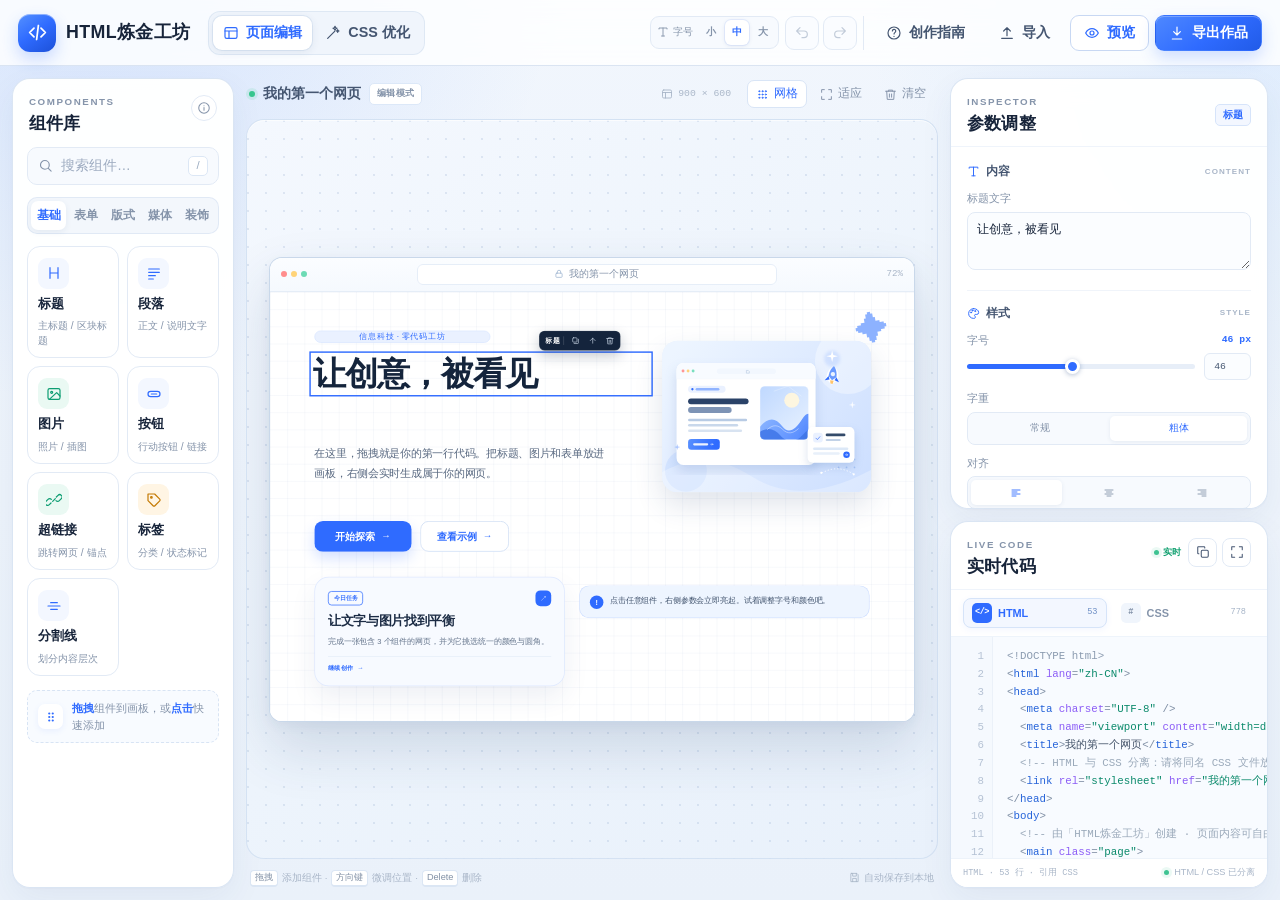
<file: ZeroCodeHTML/index.html>
<!DOCTYPE html>
<html lang="zh-CN" data-font-size="medium">
<head>
  <meta charset="UTF-8" />
  <meta name="viewport" content="width=device-width, initial-scale=1.0" />
  <meta name="description" content="HTML炼金工坊 —— 零代码网页创作工具" />
  <title>HTML炼金工坊 · 零代码网页创作</title>
  <link rel="icon" href="data:image/svg+xml,%3Csvg xmlns='http://www.w3.org/2000/svg' viewBox='0 0 64 64'%3E%3Crect width='64' height='64' rx='16' fill='%232f6bff'/%3E%3Cpath d='M24 20 12 32l12 12M40 20l12 12-12 12' fill='none' stroke='white' stroke-width='5' stroke-linecap='round' stroke-linejoin='round'/%3E%3C/svg%3E" />
  <link rel="stylesheet" href="styles.css" />
  <script>
    try {
      const savedFontSize = localStorage.getItem('lanmo-ui-font-size');
      if (['small', 'medium', 'large'].includes(savedFontSize)) {
        document.documentElement.dataset.fontSize = savedFontSize;
      }
    } catch (error) {
      /* Keep the default medium size when storage is unavailable. */
    }
  </script>
</head>
<body>
  <!-- ===================== SVG 图标库 ===================== -->
  <svg xmlns="http://www.w3.org/2000/svg" class="svg-sprite" aria-hidden="true">
    <defs>
      <symbol id="i-layout" viewBox="0 0 24 24"><rect x="3" y="4" width="18" height="16" rx="2.5"/><path d="M3 9h18M9 9v11"/></symbol>
      <symbol id="i-wand" viewBox="0 0 24 24"><path d="m4 20 10.5-10.5M14 4l1-2 1 2 2 1-2 1-1 2-1-2-2-1 2-1ZM19 11l.7-1.6L21 9l-1.3-.5L19 7l-.7 1.5L17 9l1.3.4L19 11Z"/></symbol>
      <symbol id="i-eye" viewBox="0 0 24 24"><path d="M2.5 12S6 5.5 12 5.5 21.5 12 21.5 12 18 18.5 12 18.5 2.5 12 2.5 12Z"/><circle cx="12" cy="12" r="3"/></symbol>
      <symbol id="i-lock" viewBox="0 0 24 24"><rect x="4.5" y="10" width="15" height="10" rx="2"/><path d="M8 10V7a4 4 0 0 1 8 0v3"/></symbol>
      <symbol id="i-download" viewBox="0 0 24 24"><path d="M12 3v12m-5-5 5 5 5-5M5 21h14"/></symbol>
      <symbol id="i-undo" viewBox="0 0 24 24"><path d="m9 14-5-5 5-5M4 9h11a5 5 0 0 1 0 10h-3"/></symbol>
      <symbol id="i-redo" viewBox="0 0 24 24"><path d="m15 14 5-5-5-5m5 5H9a5 5 0 0 0 0 10h3"/></symbol>
      <symbol id="i-help" viewBox="0 0 24 24"><circle cx="12" cy="12" r="9"/><path d="M9.6 9a2.5 2.5 0 1 1 4.1 2c-.9.7-1.6 1.2-1.6 2.5"/><path d="M12 17.2h.01"/></symbol>
      <symbol id="i-search" viewBox="0 0 24 24"><circle cx="11" cy="11" r="7"/><path d="m16.5 16.5 4.5 4.5"/></symbol>
      <symbol id="i-heading" viewBox="0 0 24 24"><path d="M6 4v16M18 4v16M6 12h12"/></symbol>
      <symbol id="i-paragraph" viewBox="0 0 24 24"><path d="M4 6h16M4 11h16M4 16h10M4 21h7"/></symbol>
      <symbol id="i-image" viewBox="0 0 24 24"><rect x="3" y="4" width="18" height="16" rx="2.5"/><circle cx="8.5" cy="9.5" r="1.5"/><path d="m21 15-5-5L5 20"/></symbol>
      <symbol id="i-button" viewBox="0 0 24 24"><rect x="3" y="8" width="18" height="8" rx="4"/><path d="M8 12h8"/></symbol>
      <symbol id="i-divider" viewBox="0 0 24 24"><path d="M3 12h18M7 7h10M7 17h10"/></symbol>
      <symbol id="i-badge" viewBox="0 0 24 24"><path d="M20.6 13.4 13.4 20.6a2 2 0 0 1-2.8 0L3 13V3h10l7.6 7.6a2 2 0 0 1 0 2.8Z"/><circle cx="8.1" cy="8.1" r="1.2"/></symbol>
      <symbol id="i-link" viewBox="0 0 24 24"><path d="m10 14 4-4"/><path d="M7.5 16.5 5 19a3.5 3.5 0 0 1-5-5l3-3a3.5 3.5 0 0 1 5 0"/><path d="m16.5 7.5 2.5-2.5a3.5 3.5 0 0 1 5 5l-3 3a3.5 3.5 0 0 1-5 0" transform="translate(-1 0)"/></symbol>
      <symbol id="i-list" viewBox="0 0 24 24"><path d="M9 6h11M9 12h11M9 18h11"/><circle cx="4.5" cy="6" r="1"/><circle cx="4.5" cy="12" r="1"/><circle cx="4.5" cy="18" r="1"/></symbol>
      <symbol id="i-table" viewBox="0 0 24 24"><rect x="3" y="4" width="18" height="16" rx="2"/><path d="M3 9h18M3 14h18M9 9v11M15 9v11"/></symbol>
      <symbol id="i-audio" viewBox="0 0 24 24"><path d="M9 18V5l10-2v13"/><circle cx="6" cy="18" r="3"/><circle cx="16" cy="16" r="3"/></symbol>
      <symbol id="i-video" viewBox="0 0 24 24"><rect x="3" y="5" width="18" height="14" rx="3"/><path d="m10 9 5 3-5 3V9Z"/></symbol>
      <symbol id="i-upload" viewBox="0 0 24 24"><path d="M12 16V4m-5 5 5-5 5 5M4 20h16"/></symbol>
      <symbol id="i-form" viewBox="0 0 24 24"><rect x="4" y="3" width="16" height="18" rx="2.5"/><path d="M8 8h8M8 12h8M8 16h4"/></symbol>
      <symbol id="i-input" viewBox="0 0 24 24"><rect x="3" y="7" width="18" height="10" rx="2.5"/><path d="M7 10v4"/></symbol>
      <symbol id="i-textarea" viewBox="0 0 24 24"><rect x="3" y="5" width="18" height="14" rx="2.5"/><path d="M7 9h10M7 13h7"/></symbol>
      <symbol id="i-select" viewBox="0 0 24 24"><rect x="3" y="6" width="18" height="12" rx="2.5"/><path d="m15.5 10.5 2 2 2-2"/></symbol>
      <symbol id="i-checkbox" viewBox="0 0 24 24"><rect x="3" y="3" width="18" height="18" rx="4"/><path d="m7.5 12 3 3 6-6"/></symbol>
      <symbol id="i-card" viewBox="0 0 24 24"><rect x="3" y="4" width="18" height="16" rx="2.5"/><path d="M3 9h18M8 14h8M8 17h5"/></symbol>
      <symbol id="i-quote" viewBox="0 0 24 24"><path d="M9 8H5a2 2 0 0 0-2 2v3a2 2 0 0 0 2 2h3V9a4 4 0 0 0-4-4M21 8h-4a2 2 0 0 0-2 2v3a2 2 0 0 0 2 2h3V9a4 4 0 0 0-4-4"/></symbol>
      <symbol id="i-tip" viewBox="0 0 24 24"><path d="M9 18h6M10 21h4M12 3a6 6 0 0 0-3.2 11.1c.7.5 1.2 1.2 1.2 2h4c0-.8.5-1.5 1.2-2A6 6 0 0 0 12 3Z"/></symbol>
      <symbol id="i-glow" viewBox="0 0 24 24"><circle cx="12" cy="12" r="3.5"/><path d="M12 2v2M12 20v2M4.9 4.9l1.4 1.4M17.7 17.7l1.4 1.4M2 12h2M20 12h2M4.9 19.1l1.4-1.4M17.7 6.3l1.4-1.4"/></symbol>
      <symbol id="i-sticker" viewBox="0 0 24 24"><path d="m12 3 2.7 5.5 6.1.9-4.4 4.3 1 6.1-5.4-2.9-5.4 2.9 1-6.1-4.4-4.3 6.1-.9L12 3Z"/></symbol>
      <symbol id="i-grid" viewBox="0 0 24 24"><circle cx="6" cy="6" r="1"/><circle cx="12" cy="6" r="1"/><circle cx="18" cy="6" r="1"/><circle cx="6" cy="12" r="1"/><circle cx="12" cy="12" r="1"/><circle cx="18" cy="12" r="1"/><circle cx="6" cy="18" r="1"/><circle cx="12" cy="18" r="1"/><circle cx="18" cy="18" r="1"/></symbol>
      <symbol id="i-trash" viewBox="0 0 24 24"><path d="M3 6h18M8 6V4h8v2M19 6l-1 15H6L5 6M10 11v6M14 11v6"/></symbol>
      <symbol id="i-fit" viewBox="0 0 24 24"><path d="M8 3H3v5M16 3h5v5M8 21H3v-5M16 21h5v-5"/></symbol>
      <symbol id="i-plus" viewBox="0 0 24 24"><path d="M12 5v14M5 12h14"/></symbol>
      <symbol id="i-copy" viewBox="0 0 24 24"><rect x="9" y="9" width="12" height="12" rx="2"/><path d="M5 15H4a1 1 0 0 1-1-1V4a1 1 0 0 1 1-1h10a1 1 0 0 1 1 1v1"/></symbol>
      <symbol id="i-expand" viewBox="0 0 24 24"><path d="M8 3H3v5M16 3h5v5M8 21H3v-5M16 21h5v-5"/></symbol>
      <symbol id="i-close" viewBox="0 0 24 24"><path d="M6 6l12 12M18 6 6 18"/></symbol>
      <symbol id="i-check" viewBox="0 0 24 24"><path d="m5 12 4.5 4.5L19 7"/></symbol>
      <symbol id="i-chevron" viewBox="0 0 24 24"><path d="m9 6 6 6-6 6"/></symbol>
      <symbol id="i-layers" viewBox="0 0 24 24"><path d="m12 3 9 5-9 5-9-5 9-5ZM3 12l9 5 9-5M3 16l9 5 9-5"/></symbol>
      <symbol id="i-arrow-up" viewBox="0 0 24 24"><path d="M12 19V5m-7 7 7-7 7 7"/></symbol>
      <symbol id="i-arrow-down" viewBox="0 0 24 24"><path d="M12 5v14m-7-7 7 7 7-7"/></symbol>
      <symbol id="i-arrow-right" viewBox="0 0 24 24"><path d="M4 12h16m-6-6 6 6-6 6"/></symbol>
      <symbol id="i-clone" viewBox="0 0 24 24"><rect x="4" y="4" width="12" height="12" rx="2"/><path d="M8 20h10a2 2 0 0 0 2-2V8"/></symbol>
      <symbol id="i-palette" viewBox="0 0 24 24"><path d="M12 3a9 9 0 0 0 0 18h1.2a2.3 2.3 0 0 0 1.4-4.1 1.8 1.8 0 0 1 1.1-3.2H18a3.5 3.5 0 0 0 3.5-3.5C21.5 5.8 17.3 3 12 3Z"/><circle cx="7.5" cy="10" r="1"/><circle cx="10" cy="6.5" r="1"/><circle cx="15" cy="7.5" r="1"/></symbol>
      <symbol id="i-type" viewBox="0 0 24 24"><path d="M4 6V4h16v2M12 4v16M9 20h6"/></symbol>
      <symbol id="i-radius" viewBox="0 0 24 24"><path d="M5 19V9a4 4 0 0 1 4-4h10"/><path d="M5 19h1"/></symbol>
      <symbol id="i-shadow" viewBox="0 0 24 24"><rect x="8" y="4" width="12" height="12" rx="2"/><path d="M5 8v8a3 3 0 0 0 3 3h8"/></symbol>
      <symbol id="i-color" viewBox="0 0 24 24"><circle cx="12" cy="12" r="9"/><path d="M12 3v18M3 12h18"/></symbol>
      <symbol id="i-align-left" viewBox="0 0 24 24"><path d="M4 6h16M4 10h10M4 14h16M4 18h8"/></symbol>
      <symbol id="i-align-center" viewBox="0 0 24 24"><path d="M4 6h16M7 10h10M4 14h16M8 18h8"/></symbol>
      <symbol id="i-align-right" viewBox="0 0 24 24"><path d="M4 6h16M10 10h10M4 14h16M12 18h8"/></symbol>
      <symbol id="i-save" viewBox="0 0 24 24"><path d="M5 3h12l3 3v15H4V4a1 1 0 0 1 1-1Z"/><path d="M8 3v6h8V3M8 21v-7h8v7"/></symbol>
      <symbol id="i-info" viewBox="0 0 24 24"><circle cx="12" cy="12" r="9"/><path d="M12 11v5M12 8h.01"/></symbol>
      <symbol id="i-code" viewBox="0 0 24 24"><path d="m8 7-5 5 5 5M16 7l5 5-5 5M13 4l-2 16"/></symbol>
      <symbol id="i-star" viewBox="0 0 24 24"><path d="m12 3 2.7 5.5 6.1.9-4.4 4.3 1 6.1-5.4-2.9-5.4 2.9 1-6.1-4.4-4.3 6.1-.9L12 3Z"/></symbol>
      <symbol id="i-desktop" viewBox="0 0 24 24"><rect x="2.5" y="4" width="19" height="13" rx="2"/><path d="M8 21h8M12 17v4"/></symbol>
      <symbol id="i-tablet" viewBox="0 0 24 24"><rect x="5" y="2.5" width="14" height="19" rx="2.5"/><path d="M11 18.5h2"/></symbol>
      <symbol id="i-phone" viewBox="0 0 24 24"><rect x="7" y="2.5" width="10" height="19" rx="2.5"/><path d="M11 18.5h2"/></symbol>
      <symbol id="i-drag" viewBox="0 0 24 24"><circle cx="9" cy="6" r="1"/><circle cx="15" cy="6" r="1"/><circle cx="9" cy="12" r="1"/><circle cx="15" cy="12" r="1"/><circle cx="9" cy="18" r="1"/><circle cx="15" cy="18" r="1"/></symbol>
      <symbol id="i-pointer" viewBox="0 0 24 24"><path d="m5 3 14 7-6 2-2 6-6-15Z"/></symbol>
      <symbol id="i-menu" viewBox="0 0 24 24"><path d="M4 6h16M4 12h16M4 18h10"/></symbol>
      <symbol id="i-bolt" viewBox="0 0 24 24"><path d="m13 2-9 12h7l-1 8 9-12h-7l1-8Z"/></symbol>
    </defs>
  </svg>

  <div class="app-shell">
    <!-- ===================== 顶部菜单栏 ===================== -->
    <header class="topbar">
      <a class="brand" href="#" aria-label="炼金工坊首页">
        <span class="brand-mark"><svg class="icon"><use href="#i-code"/></svg></span>
        <span class="brand-copy">
          <strong>HTML炼金工坊</strong>
          <small>零代码网页创作</small>
        </span>
      </a>

      <nav class="mode-nav" aria-label="功能切换">
        <button class="mode-tab is-active" data-mode="build" type="button">
          <svg class="icon"><use href="#i-layout"/></svg>
          <span>页面编辑</span>
          <em>HTML</em>
        </button>
        <button class="mode-tab" data-mode="css" type="button">
          <svg class="icon"><use href="#i-wand"/></svg>
          <span>CSS 优化</span>
          <em>DESIGN</em>
        </button>
      </nav>

      <div class="topbar-actions">
        <div class="save-status" id="saveStatus" title="作品自动保存在当前浏览器">
          <span class="save-dot"></span>
          <span id="saveText">已自动保存</span>
        </div>
        <div class="ui-font-switch" id="uiFontSwitch" role="group" aria-label="界面字号，当前中号" title="切换界面字号">
          <span class="ui-font-label" title="界面字号">
            <svg class="icon"><use href="#i-type"/></svg>
            <span>字号</span>
          </span>
          <button class="ui-font-btn" type="button" data-ui-font="small" aria-pressed="false" title="小号字体">小</button>
          <button class="ui-font-btn is-active" type="button" data-ui-font="medium" aria-pressed="true" title="中号字体">中</button>
          <button class="ui-font-btn" type="button" data-ui-font="large" aria-pressed="false" title="大号字体">大</button>
        </div>
        <div class="history-actions">
          <button class="icon-button" id="undoBtn" type="button" title="撤销 (Ctrl+Z)" aria-label="撤销" disabled>
            <svg class="icon"><use href="#i-undo"/></svg>
          </button>
          <button class="icon-button" id="redoBtn" type="button" title="重做 (Ctrl+Shift+Z)" aria-label="重做" disabled>
            <svg class="icon"><use href="#i-redo"/></svg>
          </button>
        </div>
        <button class="btn btn-quiet help-btn" id="helpBtn" type="button">
          <svg class="icon"><use href="#i-help"/></svg>
          <span>创作指南</span>
        </button>
        <button class="btn btn-quiet import-btn" id="importBtn" type="button" title="导入单个 HTML 文件">
          <svg class="icon"><use href="#i-upload"/></svg>
          <span>导入</span>
        </button>
        <button class="btn btn-outline" id="previewBtn" type="button">
          <svg class="icon"><use href="#i-eye"/></svg>
          <span>预览</span>
        </button>
        <button class="btn btn-primary" id="exportBtn" type="button">
          <svg class="icon"><use href="#i-download"/></svg>
          <span>导出作品</span>
        </button>
      </div>
    </header>

    <!-- ===================== 工作区 ===================== -->
    <main class="workspace">
      <!-- 左侧组件 / 美化面板 -->
      <aside class="panel library-panel" aria-label="组件库">
        <div class="panel-heading">
          <div>
            <span class="eyebrow" id="libraryEyebrow">COMPONENTS</span>
            <h2 id="libraryTitle">组件库</h2>
          </div>
          <button class="round-help" id="libraryHelpBtn" type="button" aria-label="查看组件使用帮助">
            <svg class="icon"><use href="#i-info"/></svg>
          </button>
        </div>

        <div class="library-view" id="buildLibrary">
          <label class="search-field">
            <svg class="icon"><use href="#i-search"/></svg>
            <input id="componentSearch" type="search" placeholder="搜索组件…" autocomplete="off" />
            <kbd>/</kbd>
          </label>

          <div class="category-tabs" id="categoryTabs" role="tablist" aria-label="组件分类">
            <button class="category-tab is-active" data-category="basic" role="tab" aria-selected="true" type="button">基础</button>
            <button class="category-tab" data-category="form" role="tab" aria-selected="false" type="button">表单</button>
            <button class="category-tab" data-category="layout" role="tab" aria-selected="false" type="button">版式</button>
            <button class="category-tab" data-category="media" role="tab" aria-selected="false" type="button">媒体</button>
            <button class="category-tab" data-category="decor" role="tab" aria-selected="false" type="button">装饰</button>
          </div>

          <div class="component-grid" id="componentGrid" aria-live="polite"></div>

          <div class="library-tip">
            <span class="library-tip-icon"><svg class="icon"><use href="#i-drag"/></svg></span>
            <p><strong>拖拽</strong>组件到画板，或<strong>点击</strong>快速添加</p>
          </div>
        </div>

        <div class="library-view css-library" id="cssLibrary" hidden>
          <p class="css-intro">用更少的调整，获得更统一的视觉效果。所有改动会立即同步到画板与 CSS。</p>

          <div class="control-section">
            <div class="section-title"><span><svg class="icon"><use href="#i-palette"/></svg>风格主题</span><small>THEME</small></div>
            <div class="theme-grid" id="themeGrid"></div>
          </div>

          <div class="control-section">
            <div class="section-title"><span><svg class="icon"><use href="#i-color"/></svg>品牌色</span><small>ACCENT</small></div>
            <div class="swatch-row" id="accentSwatches"></div>
          </div>

          <div class="control-section">
            <div class="section-title"><span><svg class="icon"><use href="#i-radius"/></svg>统一圆角</span><output id="radiusValue">16 px</output></div>
            <input class="range-input" id="radiusRange" type="range" min="0" max="28" step="2" value="16" />
            <div class="range-scale"><span>直角</span><span>柔和</span></div>
          </div>

          <div class="control-section">
            <div class="section-title"><span><svg class="icon"><use href="#i-shadow"/></svg>卡片阴影</span><output id="shadowValue">开启</output></div>
            <button class="toggle-row" id="shadowToggle" type="button" role="switch" aria-checked="true">
              <span class="toggle-track"><span class="toggle-thumb"></span></span>
              <span class="toggle-copy"><strong>柔和投影</strong><small>让内容更有层次</small></span>
            </button>
          </div>

          <div class="css-tip">
            <svg class="icon"><use href="#i-bolt"/></svg>
            <p>小技巧：全页只用 <strong>1 个品牌色</strong> 和 <strong>1 套圆角</strong>，页面会更专业。</p>
          </div>
        </div>
      </aside>

      <!-- 中间画板 -->
      <section class="stage-area" aria-label="网页画板">
        <div class="stage-toolbar">
          <div class="stage-title">
            <span class="live-dot"></span>
            <span id="stageLabel">我的第一个网页</span>
            <span class="mode-pill" id="stageModePill">编辑模式</span>
          </div>
          <div class="stage-actions">
            <span class="canvas-size"><svg class="icon"><use href="#i-layout"/></svg>900 × 600</span>
            <button class="tool-button is-active" id="gridBtn" type="button" aria-pressed="true" title="显示/隐藏网格">
              <svg class="icon"><use href="#i-grid"/></svg><span>网格</span>
            </button>
            <button class="tool-button" id="fitBtn" type="button" title="画板适应窗口">
              <svg class="icon"><use href="#i-fit"/></svg><span>适应</span>
            </button>
            <button class="tool-button danger" id="clearBtn" type="button" title="清空画板">
              <svg class="icon"><use href="#i-trash"/></svg><span>清空</span>
            </button>
          </div>
        </div>

        <div class="canvas-viewport" id="canvasViewport">
          <div class="artboard-frame" id="artboardFrame">
            <div class="browser-bar">
              <span class="browser-dots"><i></i><i></i><i></i></span>
              <span class="browser-address">
                <svg class="icon"><use href="#i-lock"/></svg>
                <span id="browserTitle">我的第一个网页</span>
              </span>
              <span class="zoom-label" id="zoomLabel">82%</span>
            </div>
            <div class="artboard-viewport" id="artboardViewport">
              <div class="artboard" id="artboard" tabindex="0" aria-label="拖拽组件到这里进行创作">
                <div class="artboard-grid" id="artboardGrid"></div>
                <div class="canvas-empty" id="canvasEmpty">
                  <div class="empty-illustration">
                    <span class="empty-orbit orbit-a"></span>
                    <span class="empty-orbit orbit-b"></span>
                    <span class="empty-icon"><svg class="icon"><use href="#i-plus"/></svg></span>
                  </div>
                  <h3>从左侧开始你的创作</h3>
                  <p>拖拽组件到这里，或点击组件快速添加</p>
                </div>
                <div class="selection-tools" id="selectionTools" hidden>
                  <span class="selection-name" id="selectionName">标题</span>
                  <span class="selection-divider"></span>
                  <button type="button" data-selection-action="duplicate" title="复制 (Ctrl+D)"><svg class="icon"><use href="#i-clone"/></svg></button>
                  <button type="button" data-selection-action="front" title="置于顶层"><svg class="icon"><use href="#i-arrow-up"/></svg></button>
                  <button type="button" data-selection-action="delete" title="删除 (Delete)" class="danger"><svg class="icon"><use href="#i-trash"/></svg></button>
                </div>
                <div class="drop-overlay" id="dropOverlay">
                  <div class="drop-card">
                    <span><svg class="icon"><use href="#i-plus"/></svg></span>
                    <strong>松开放置组件</strong>
                    <small>组件会停在当前指针对应的位置</small>
                  </div>
                </div>
              </div>
            </div>
          </div>
        </div>

        <div class="stage-footer">
          <span class="stage-hint"><kbd>拖拽</kbd> 添加组件 · <kbd>方向键</kbd> 微调位置 · <kbd>Delete</kbd> 删除</span>
          <span class="stage-note" id="stageNote"><svg class="icon"><use href="#i-save"/></svg>自动保存到本地</span>
        </div>
      </section>

      <!-- 右侧属性 + 代码 -->
      <aside class="right-column">
        <section class="panel inspector-panel" aria-label="参数面板">
          <div class="panel-heading inspector-heading">
            <div>
              <span class="eyebrow" id="inspectorEyebrow">INSPECTOR</span>
              <h2 id="inspectorTitle">参数调整</h2>
            </div>
            <span class="selection-chip" id="selectionChip" hidden>标题</span>
          </div>
          <div class="inspector-body" id="inspectorBody"></div>
        </section>

        <section class="panel code-panel" aria-label="代码面板">
          <div class="panel-heading code-heading">
            <div>
              <span class="eyebrow" id="codeEyebrow">LIVE CODE</span>
              <h2 id="codeTitle">实时代码</h2>
            </div>
            <div class="code-actions">
              <span class="code-live"><i></i>实时</span>
              <button class="icon-button small" id="copyCodeBtn" type="button" title="复制 HTML 代码" aria-label="复制 HTML 代码">
                <svg class="icon"><use href="#i-copy"/></svg>
              </button>
              <button class="icon-button small" id="expandCodeBtn" type="button" title="放大代码" aria-label="放大代码">
                <svg class="icon"><use href="#i-expand"/></svg>
              </button>
            </div>
          </div>
          <div class="code-tabs" id="codeTabs" role="tablist" aria-label="切换 HTML 与 CSS 代码">
            <button class="code-tab is-active" id="codeTabHtml" type="button" role="tab" aria-selected="true" aria-controls="codeBody" data-code-view="html" tabindex="0">
              <span class="code-type-icon">&lt;/&gt;</span>
              <span>HTML</span>
              <span class="code-tab-count" id="htmlLineCount">0</span>
            </button>
            <button class="code-tab" id="codeTabCss" type="button" role="tab" aria-selected="false" aria-controls="codeBody" data-code-view="css" tabindex="-1">
              <span class="code-type-icon">#</span>
              <span>CSS</span>
              <span class="code-tab-count" id="cssLineCount">0</span>
            </button>
          </div>
          <div class="code-wrap" id="codeBody" role="tabpanel" aria-labelledby="codeTabHtml">
            <div class="line-numbers" id="lineNumbers" aria-hidden="true">1</div>
            <pre class="code-pre" id="codePre" tabindex="0"><code id="codeOutput"></code></pre>
          </div>
          <div class="code-footer">
            <span id="codeMeta">HTML · 0 行</span>
            <span class="auto-sync"><i></i>HTML / CSS 已分离</span>
          </div>
        </section>
      </aside>
    </main>
  </div>

  <!-- ===================== 预览弹窗 ===================== -->
  <div class="modal-layer" id="previewModal" aria-hidden="true">
    <div class="modal-card preview-card" role="dialog" aria-modal="true" aria-labelledby="previewModalTitle">
      <div class="modal-header">
        <div>
          <span class="eyebrow">PREVIEW</span>
          <h2 id="previewModalTitle">作品预览</h2>
        </div>
        <div class="preview-tools">
          <div class="device-switch" id="deviceSwitch" aria-label="预览设备">
            <button class="is-active" data-device="desktop" type="button" title="桌面"><svg class="icon"><use href="#i-desktop"/></svg></button>
            <button data-device="tablet" type="button" title="平板"><svg class="icon"><use href="#i-tablet"/></svg></button>
            <button data-device="phone" type="button" title="手机"><svg class="icon"><use href="#i-phone"/></svg></button>
          </div>
          <button class="icon-button" data-close-modal type="button" aria-label="关闭预览"><svg class="icon"><use href="#i-close"/></svg></button>
        </div>
      </div>
      <div class="preview-stage">
        <div class="preview-frame-wrap" id="previewFrameWrap">
          <iframe id="previewFrame" title="网页作品预览"></iframe>
        </div>
      </div>
      <div class="modal-footer">
        <span><svg class="icon"><use href="#i-info"/></svg>预览会按设备宽度等比缩放，表单不会真正提交。</span>
        <button class="btn btn-primary" id="previewExportBtn" type="button"><svg class="icon"><use href="#i-download"/></svg>导出这份作品</button>
      </div>
    </div>
  </div>

  <!-- ===================== 导出弹窗 ===================== -->
  <div class="modal-layer" id="exportModal" aria-hidden="true">
    <div class="modal-card export-card" role="dialog" aria-modal="true" aria-labelledby="exportModalTitle">
      <div class="modal-header">
        <div>
          <span class="eyebrow">EXPORT</span>
          <h2 id="exportModalTitle">导出作品</h2>
        </div>
        <button class="icon-button" data-close-modal type="button" aria-label="关闭导出"><svg class="icon"><use href="#i-close"/></svg></button>
      </div>
      <p class="modal-lead">HTML 与 CSS 已独立显示，可以分别下载，也可以合并成单个文件。</p>
      <div class="export-options">
        <button class="export-option" id="downloadHtmlBtn" type="button">
          <span class="export-icon blue"><svg class="icon"><use href="#i-code"/></svg></span>
          <span class="export-copy"><strong>下载 HTML 文件</strong><small>页面结构；通过 &lt;link&gt; 引用同名 CSS 文件</small></span>
          <svg class="icon export-arrow"><use href="#i-chevron"/></svg>
        </button>
        <button class="export-option" id="downloadCssBtn" type="button">
          <span class="export-icon mint"><svg class="icon"><use href="#i-color"/></svg></span>
          <span class="export-copy"><strong>下载 CSS 文件</strong><small>全部布局、颜色与组件样式</small></span>
          <svg class="icon export-arrow"><use href="#i-chevron"/></svg>
        </button>
        <button class="export-option" id="downloadSingleFileBtn" type="button">
          <span class="export-icon sky"><svg class="icon"><use href="#i-download"/></svg></span>
          <span class="export-copy"><strong>下载单文件 HTML</strong><small>自动合并 HTML 与 CSS，方便直接分享</small></span>
          <svg class="icon export-arrow"><use href="#i-chevron"/></svg>
        </button>
        <button class="export-option" id="copyExportBtn" type="button">
          <span class="export-icon violet"><svg class="icon"><use href="#i-copy"/></svg></span>
          <span class="export-copy"><strong>复制当前代码</strong><small>复制代码面板正在查看的 HTML 或 CSS</small></span>
          <svg class="icon export-arrow"><use href="#i-chevron"/></svg>
        </button>
      </div>
      <div class="export-tip"><svg class="icon"><use href="#i-tip"/></svg>分开下载时，请将 HTML 与同名 CSS 文件放在同一目录。</div>
    </div>
  </div>

  <!-- ===================== 导入 HTML ===================== -->
  <div class="modal-layer" id="importModal" aria-hidden="true">
    <div class="modal-card import-card" role="dialog" aria-modal="true" aria-labelledby="importModalTitle">
      <div class="modal-header">
        <div>
          <span class="eyebrow">IMPORT HTML</span>
          <h2 id="importModalTitle">导入 HTML 文件</h2>
        </div>
        <button class="icon-button" data-close-modal type="button" aria-label="关闭导入"><svg class="icon"><use href="#i-close"/></svg></button>
      </div>
      <div class="import-body">
        <div class="import-drop">
          <span class="import-big-icon"><svg class="icon"><use href="#i-upload"/></svg></span>
          <h3>选择一个单文件 HTML</h3>
          <p>一次只能导入 <strong>1 个</strong> <code>.html</code> 文件，大小不超过 5MB。导入会替换当前画板内容，但仍可撤销。</p>
          <button class="btn btn-primary" id="chooseImportFileBtn" type="button">
            <svg class="icon"><use href="#i-upload"/></svg>选择 HTML 文件
          </button>
          <input type="file" id="importFileInput" accept=".html,.htm,text/html" hidden />
        </div>
        <div class="import-notes">
          <div><span>01</span><p>文字、标题、链接、列表、表格、图片、音频和视频会转换成可编辑组件。</p></div>
          <div><span>02</span><p>会提取文字和基础内联样式；样式表规则与脚本不会保留。</p></div>
          <div><span>03</span><p>外部资源请使用网络地址；导入后可继续拖动、调整和添加组件。</p></div>
        </div>
        <div class="import-example">
          <div>
            <strong>第一次使用？</strong>
            <span>下载一个简单示例，看看导入后会发生什么。</span>
          </div>
          <a class="btn btn-outline" href="examples/example-page.html" download="校园生活示例.html">
            <svg class="icon"><use href="#i-download"/></svg>下载示例 HTML
          </a>
        </div>
      </div>
    </div>
  </div>

  <!-- ===================== 创作指南 ===================== -->
  <div class="modal-layer" id="helpModal" aria-hidden="true">
    <div class="modal-card help-card" role="dialog" aria-modal="true" aria-labelledby="helpModalTitle">
      <div class="modal-header">
        <div>
          <span class="eyebrow">QUICK GUIDE</span>
          <h2 id="helpModalTitle">三步完成第一个网页</h2>
        </div>
        <button class="icon-button" data-close-modal type="button" aria-label="关闭指南"><svg class="icon"><use href="#i-close"/></svg></button>
      </div>
      <div class="help-steps">
        <div class="help-step"><span class="step-number">01</span><div><h3>拖入组件</h3><p>在左侧选择分类，把标题、图片或表单拖到画板上的任意位置。也可以直接点击组件快速添加。</p></div></div>
        <div class="help-step"><span class="step-number">02</span><div><h3>调整参数</h3><p>点击画板中的组件，在右上方修改文字、颜色、字号和位置。所有改动都会立即出现在作品里。</p></div></div>
        <div class="help-step"><span class="step-number">03</span><div><h3>优化与导出</h3><p>切换到「CSS 优化」，统一配色与圆角；在右下方切换 HTML / CSS 代码，最后预览并分别导出两个文件。</p></div></div>
      </div>
      <div class="shortcut-bar">
        <span><kbd>Ctrl</kbd><kbd>Z</kbd>撤销</span>
        <span><kbd>Ctrl</kbd><kbd>D</kbd>复制</span>
        <span><kbd>方向键</kbd>移动</span>
        <span><kbd>Delete</kbd>删除</span>
      </div>
      <button class="btn btn-primary help-start" data-close-modal type="button">开始创作<svg class="icon"><use href="#i-arrow-right"/></svg></button>
    </div>
  </div>

  <!-- ===================== 代码放大弹窗 ===================== -->
  <div class="modal-layer" id="codeModal" aria-hidden="true">
    <div class="modal-card code-modal-card" role="dialog" aria-modal="true" aria-labelledby="codeModalTitle">
      <div class="modal-header">
        <div>
          <span class="eyebrow">SOURCE CODE</span>
          <h2 id="codeModalTitle">HTML 代码</h2>
        </div>
        <div class="code-actions">
          <button class="btn btn-outline" id="codeModalCopyBtn" type="button"><svg class="icon"><use href="#i-copy"/></svg>复制代码</button>
          <button class="icon-button" data-close-modal type="button" aria-label="关闭代码"><svg class="icon"><use href="#i-close"/></svg></button>
        </div>
      </div>
      <div class="code-modal-body">
        <div class="line-numbers" id="modalLineNumbers" aria-hidden="true">1</div>
        <pre class="code-pre" id="modalCodePre"><code id="modalCodeOutput"></code></pre>
      </div>
    </div>
  </div>

  <div class="toast-stack" id="toastStack" aria-live="polite"></div>

  <script src="assets/hero-data.js"></script>
  <script src="app.js"></script>
</body>
</html>
</file>
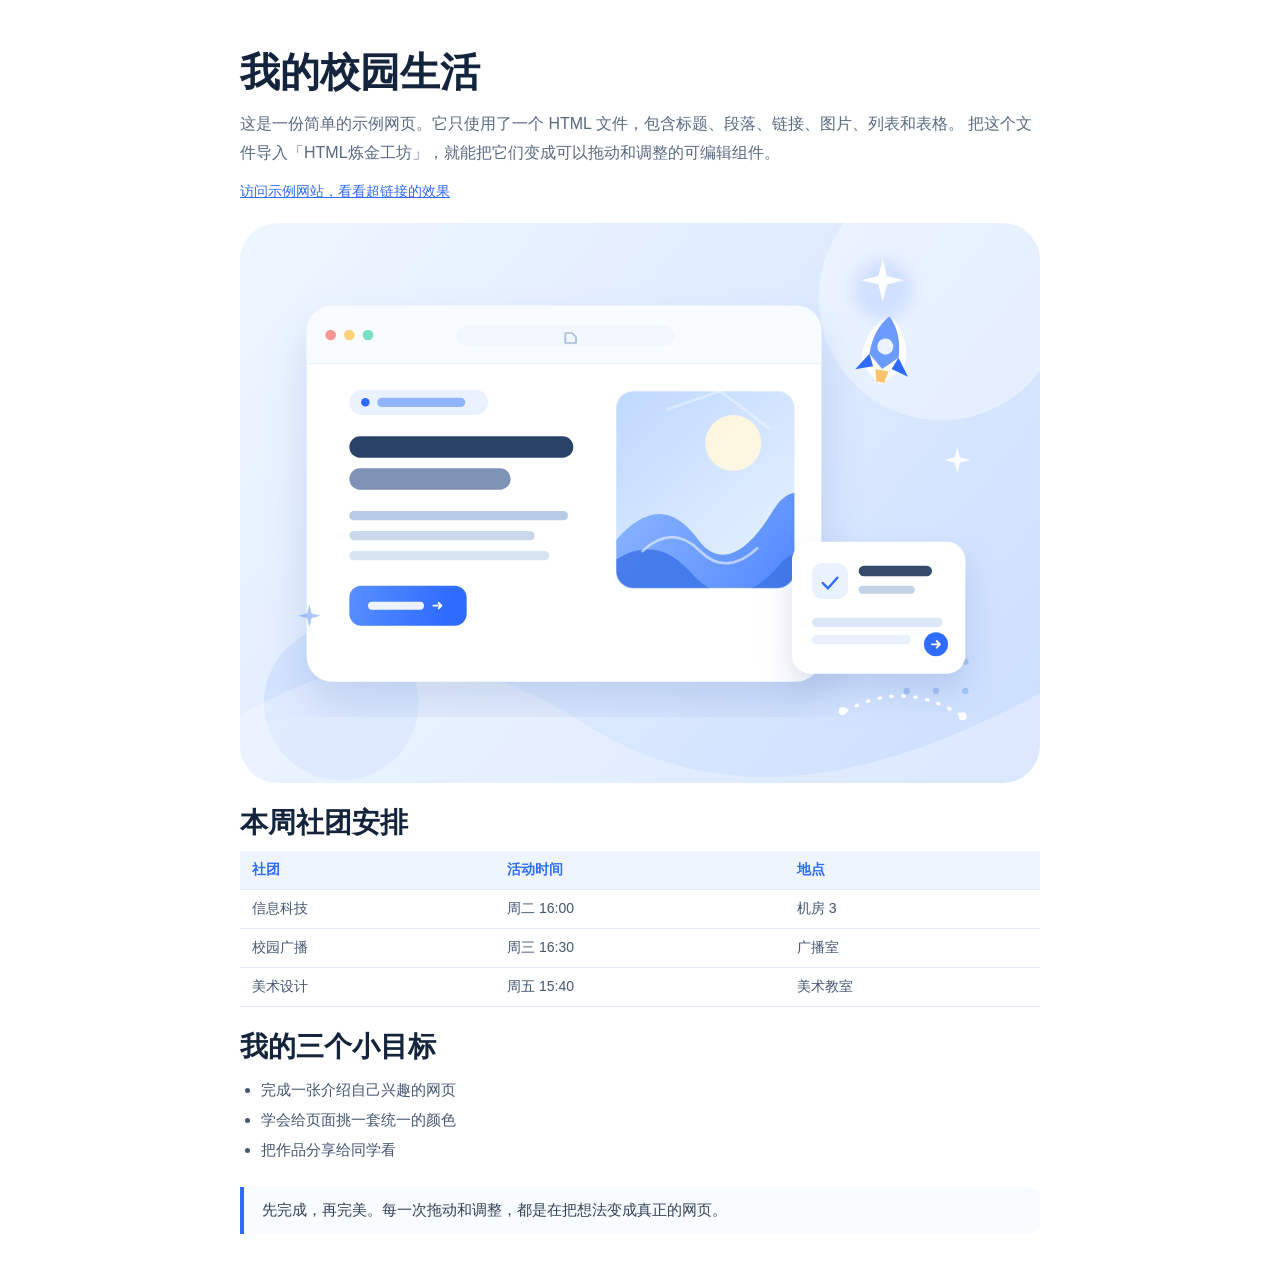
<file: ZeroCodeHTML/examples/example-page.html>
<!DOCTYPE html>
<html lang="zh-CN">

<head>
  <meta charset="UTF-8" />
  <meta name="viewport" content="width=device-width, initial-scale=1.0" />
  <title>我的校园生活 · 示例网页</title>
  <style>
    * {
      box-sizing: border-box;
    }

    table {
      width: 100%;
      border-collapse: collapse;
      margin: 8px 0 20px;
    }

    th,
    td {
      padding: 10px 12px;
      border-bottom: 1px solid #e2eaf5;
      text-align: left;
    }

    th {
      background: #eef5ff;
      color: #2f6bff;
    }

    img {
      max-width: 100%;
    }
  </style>
</head>

<body
  style="margin: 0; padding: 48px 24px; background-color: #ffffff; color: #14243c; font-family: 'Segoe UI', 'PingFang SC', 'Microsoft YaHei', sans-serif;">
  <div style="max-width: 800px; margin: 0 auto;">
    <h1 style="margin: 0 0 14px; color: #14243c; font-size: 40px; line-height: 1.2;">我的校园生活</h1>
    <p style="margin: 0 0 14px; color: #596981; font-size: 16px; line-height: 1.8;">
      这是一份简单的示例网页。它只使用了一个 HTML 文件，包含标题、段落、链接、图片、列表和表格。
      把这个文件导入「HTML炼金工坊」，就能把它们变成可以拖动和调整的可编辑组件。
    </p>
    <a href="https://www.example.com" target="_blank"
      style="color: #2f6bff; font-size: 14px; text-decoration: underline;">访问示例网站，看看超链接的效果</a>

    <img
      src="[data-uri]"
      alt="校园网页创作插画" style="display: block; width: 100%; height: auto; margin: 22px 0; border-radius: 20px;" />

    <h2 style="margin: 8px 0 10px; color: #14243c; font-size: 28px; line-height: 1.3;">本周社团安排</h2>
    <table style="font-size: 14px; color: #455671;">
      <thead>
        <tr>
          <th>社团</th>
          <th>活动时间</th>
          <th>地点</th>
        </tr>
      </thead>
      <tbody>
        <tr>
          <td>信息科技</td>
          <td>周二 16:00</td>
          <td>机房 3</td>
        </tr>
        <tr>
          <td>校园广播</td>
          <td>周三 16:30</td>
          <td>广播室</td>
        </tr>
        <tr>
          <td>美术设计</td>
          <td>周五 15:40</td>
          <td>美术教室</td>
        </tr>
      </tbody>
    </table>

    <h2 style="margin: 22px 0 10px; color: #14243c; font-size: 28px; line-height: 1.3;">我的三个小目标</h2>
    <ul style="margin: 0; padding-left: 1.4em; color: #455671; font-size: 15px; line-height: 2;">
      <li>完成一张介绍自己兴趣的网页</li>
      <li>学会给页面挑一套统一的颜色</li>
      <li>把作品分享给同学看</li>
    </ul>

    <blockquote
      style="margin: 22px 0 0; padding: 14px 18px; background: #f8fbff; border-left: 4px solid #2f6bff; border-radius: 0 12px 12px 0; color: #334155; font-size: 15px;">
      先完成，再完美。每一次拖动和调整，都是在把想法变成真正的网页。
    </blockquote>
  </div>
</body>

</html>
</file>
<file: ZeroCodeHTML/styles.css>
/* ============================================================
   HTML炼金工坊 · 界面样式
   浅色蓝白灰主题 / 简洁动画
   ============================================================ */

:root {
  --bg: #edf3fb;
  --bg-deep: #e5edf8;
  --panel: rgba(255, 255, 255, 0.96);
  --surface-soft: #f7fafe;
  --surface-blue: #eef5ff;
  --line: #e2eaf5;
  --line-strong: #d2dfef;
  --ink: #17243a;
  --ink-soft: #455671;
  --muted: #8594aa;
  --faint: #a9b6c8;
  --brand: #2f6bff;
  --brand-strong: #1d54e8;
  --brand-soft: #eaf1ff;
  --brand-faint: #f3f7ff;
  --green: #0e9f6e;
  --green-soft: #e8f9f2;
  --amber: #d58008;
  --amber-soft: #fff6e6;
  --red: #dc4c5c;
  --red-soft: #fff0f2;
  --violet: #7c5cff;
  --violet-soft: #f1edff;
  --shadow-panel: 0 12px 34px rgba(40, 73, 124, 0.06), 0 1px 2px rgba(40, 73, 124, 0.03);
  --shadow-float: 0 28px 80px rgba(25, 53, 98, 0.2);
  --radius-panel: 18px;
  --font: "Segoe UI", "PingFang SC", "Hiragino Sans GB", "Microsoft YaHei", "Noto Sans SC", sans-serif;
  --mono: "Cascadia Code", "JetBrains Mono", "SFMono-Regular", Consolas, "Liberation Mono", monospace;
  --ui-font-scale: 1.15;
}

:root[data-font-size="small"] {
  --ui-font-scale: 1;
}

:root[data-font-size="medium"] {
  --ui-font-scale: 1.15;
}

:root[data-font-size="large"] {
  --ui-font-scale: 1.3;
}

*,
*::before,
*::after {
  box-sizing: border-box;
}

html,
body {
  height: 100%;
}

body {
  margin: 0;
  color: var(--ink);
  font-family: var(--font);
  font-size: calc(14px * var(--ui-font-scale));
  line-height: 1.5;
  -webkit-font-smoothing: antialiased;
  background:
    radial-gradient(circle at 7% -8%, rgba(92, 148, 255, 0.2), transparent 31%),
    radial-gradient(circle at 101% 0%, rgba(184, 216, 255, 0.32), transparent 27%),
    linear-gradient(180deg, #f1f6fd 0%, #edf3fb 55%, #eaf1fa 100%);
  overflow: hidden;
}

button,
input,
textarea,
select {
  font: inherit;
}

button {
  color: inherit;
}

button,
a {
  -webkit-tap-highlight-color: transparent;
}

button:focus-visible,
a:focus-visible,
input:focus-visible,
textarea:focus-visible,
select:focus-visible,
[tabindex]:focus-visible {
  outline: 2px solid rgba(47, 107, 255, 0.55);
  outline-offset: 2px;
}

::selection {
  background: rgba(47, 107, 255, 0.18);
}

.svg-sprite {
  position: absolute;
  width: 0;
  height: 0;
  overflow: hidden;
}

.icon {
  width: 18px;
  height: 18px;
  flex: 0 0 auto;
  fill: none;
  stroke: currentColor;
  stroke-width: 1.8;
  stroke-linecap: round;
  stroke-linejoin: round;
}

/* ---------- 滚动条 ---------- */
* {
  scrollbar-width: thin;
  scrollbar-color: #c7d6e9 transparent;
}

*::-webkit-scrollbar {
  width: 8px;
  height: 8px;
}

*::-webkit-scrollbar-track {
  background: transparent;
}

*::-webkit-scrollbar-thumb {
  background: #ccdaea;
  border: 2px solid transparent;
  border-radius: 99px;
  background-clip: content-box;
}

*::-webkit-scrollbar-thumb:hover {
  background: #b2c6de;
  border: 2px solid transparent;
  background-clip: content-box;
}

/* ============================================================
   应用骨架
   ============================================================ */

.app-shell {
  height: 100dvh;
  display: flex;
  flex-direction: column;
  min-width: 0;
}

/* ============================================================
   顶栏
   ============================================================ */

.topbar {
  position: relative;
  z-index: 30;
  height: 66px;
  flex: 0 0 66px;
  display: flex;
  align-items: center;
  gap: 26px;
  padding: 0 18px;
  background: rgba(255, 255, 255, 0.82);
  border-bottom: 1px solid rgba(214, 226, 241, 0.9);
  backdrop-filter: blur(18px) saturate(140%);
}

.brand {
  display: flex;
  align-items: center;
  gap: 10px;
  min-width: 206px;
  color: inherit;
  text-decoration: none;
}

.brand-mark {
  width: 38px;
  height: 38px;
  display: grid;
  place-items: center;
  color: #fff;
  background: linear-gradient(145deg, #5591ff 0%, #2f6bff 48%, #1c50d8 100%);
  border-radius: 12px;
  box-shadow: 0 7px 16px rgba(47, 107, 255, 0.24), inset 0 1px 0 rgba(255, 255, 255, 0.4);
}

.brand-mark .icon {
  width: 21px;
  height: 21px;
  stroke-width: 2;
}

.brand-copy {
  display: flex;
  flex-direction: column;
  line-height: 1.2;
}

.brand-copy strong {
  font-size: calc(15.5px * var(--ui-font-scale));
  font-weight: 750;
  letter-spacing: 0.02em;
}

.brand-copy small {
  margin-top: 3px;
  font-size: calc(10.5px * var(--ui-font-scale));
  color: var(--muted);
  letter-spacing: 0.12em;
}

.mode-nav {
  display: flex;
  align-items: center;
  gap: 3px;
  padding: 4px;
  background: #f0f5fc;
  border: 1px solid rgba(218, 229, 243, 0.8);
  border-radius: 12px;
}

.mode-tab {
  position: relative;
  display: flex;
  align-items: center;
  gap: 7px;
  height: 34px;
  padding: 0 13px;
  border: 0;
  border-radius: 9px;
  background: transparent;
  color: var(--ink-soft);
  font-size: calc(12.5px * var(--ui-font-scale));
  font-weight: 600;
  cursor: pointer;
  transition: color 0.18s ease, background 0.18s ease, box-shadow 0.18s ease;
}

.mode-tab .icon {
  width: 16px;
  height: 16px;
}

.mode-tab em {
  padding: 2px 5px;
  border-radius: 4px;
  background: rgba(133, 148, 170, 0.1);
  color: var(--muted);
  font-size: calc(8.5px * var(--ui-font-scale));
  font-style: normal;
  font-weight: 700;
  letter-spacing: 0.08em;
}

.mode-tab:hover {
  background: rgba(255, 255, 255, 0.65);
  color: var(--ink);
}

.mode-tab.is-active {
  background: #fff;
  color: var(--brand);
  box-shadow: 0 2px 8px rgba(40, 73, 124, 0.09), 0 0 0 1px rgba(214, 226, 241, 0.65);
}

.mode-tab.is-active em {
  background: var(--brand-soft);
  color: var(--brand);
}

.topbar-actions {
  margin-left: auto;
  display: flex;
  align-items: center;
  gap: 8px;
  min-width: 0;
}

.save-status {
  display: flex;
  align-items: center;
  gap: 6px;
  margin-right: 2px;
  padding: 0 4px;
  color: var(--muted);
  font-size: calc(11px * var(--ui-font-scale));
  white-space: nowrap;
  transition: opacity 0.2s;
}

.save-dot {
  width: 6px;
  height: 6px;
  border-radius: 50%;
  background: #43bf91;
  box-shadow: 0 0 0 3px rgba(67, 191, 145, 0.12);
}

.save-status.is-saving .save-dot {
  background: var(--brand);
  box-shadow: 0 0 0 3px rgba(47, 107, 255, 0.12);
  animation: softPulse 0.9s ease-in-out infinite;
}

.ui-font-switch {
  display: flex;
  align-items: center;
  gap: 2px;
  flex: 0 0 auto;
  padding: 3px;
  border: 1px solid var(--line);
  border-radius: 9px;
  background: var(--surface-soft);
}

.ui-font-label {
  display: inline-flex;
  align-items: center;
  gap: 4px;
  padding: 0 4px 0 3px;
  color: var(--muted);
  font-size: calc(8.5px * var(--ui-font-scale));
  white-space: nowrap;
}

.ui-font-label .icon {
  width: 12px;
  height: 12px;
}

.ui-font-btn {
  width: 24px;
  height: 25px;
  display: grid;
  place-items: center;
  padding: 0;
  border: 0;
  border-radius: 6px;
  background: transparent;
  color: var(--muted);
  font-size: calc(9px * var(--ui-font-scale));
  font-weight: 600;
  line-height: 1;
  cursor: pointer;
  transition: color 0.16s ease, background 0.16s ease, box-shadow 0.16s ease;
}

.ui-font-btn:hover {
  color: var(--ink-soft);
  background: rgba(255, 255, 255, 0.7);
}

.ui-font-btn.is-active {
  color: var(--brand);
  background: #fff;
  box-shadow: 0 1px 4px rgba(40, 73, 124, 0.1), 0 0 0 1px rgba(47, 107, 255, 0.08);
}

.history-actions {
  display: flex;
  align-items: center;
  gap: 4px;
  padding-right: 6px;
  margin-right: 2px;
  border-right: 1px solid var(--line);
}

.icon-button {
  width: 34px;
  height: 34px;
  display: inline-grid;
  place-items: center;
  padding: 0;
  border: 1px solid var(--line);
  border-radius: 9px;
  background: #fff;
  color: var(--ink-soft);
  cursor: pointer;
  transition: background 0.16s, border-color 0.16s, color 0.16s, transform 0.16s;
}

.icon-button .icon {
  width: 16px;
  height: 16px;
}

.icon-button:hover:not(:disabled) {
  color: var(--brand);
  border-color: #bdd0f3;
  background: var(--brand-faint);
}

.icon-button:active:not(:disabled) {
  transform: scale(0.94);
}

.icon-button:disabled {
  color: #c1cbd9;
  cursor: default;
  background: #fafcff;
}

.icon-button.small {
  width: 29px;
  height: 29px;
  border-radius: 8px;
}

.icon-button.small .icon {
  width: 14px;
  height: 14px;
}

.btn {
  height: 36px;
  display: inline-flex;
  align-items: center;
  justify-content: center;
  gap: 7px;
  padding: 0 13px;
  border: 1px solid transparent;
  border-radius: 9px;
  font-size: calc(12.5px * var(--ui-font-scale));
  font-weight: 600;
  white-space: nowrap;
  cursor: pointer;
  transition: transform 0.16s ease, box-shadow 0.16s ease, background 0.16s ease, border-color 0.16s ease;
}

.btn .icon {
  width: 16px;
  height: 16px;
}

.btn:active {
  transform: translateY(1px);
}

.btn-primary {
  color: #fff;
  background: linear-gradient(145deg, #4e88ff 0%, #2f6bff 55%, #215be8 100%);
  box-shadow: 0 7px 16px rgba(47, 107, 255, 0.21), inset 0 1px 0 rgba(255, 255, 255, 0.26);
}

.btn-primary:hover {
  box-shadow: 0 9px 22px rgba(47, 107, 255, 0.28);
  transform: translateY(-1px);
}

.btn-outline {
  color: var(--brand);
  background: #fff;
  border-color: #c8d8f3;
}

.btn-outline:hover {
  background: var(--brand-faint);
  border-color: #a9c2ef;
}

.btn-quiet {
  color: var(--ink-soft);
  background: transparent;
}

.btn-quiet:hover {
  background: #f2f6fc;
  color: var(--ink);
}

/* ============================================================
   工作区布局
   ============================================================ */

.workspace {
  flex: 1;
  min-height: 0;
  width: 100%;
  max-width: 1920px;
  margin: 0 auto;
  padding: 14px 16px 16px;
  display: grid;
  grid-template-columns: 252px minmax(0, 1fr) 346px;
  gap: 14px;
}

.panel {
  min-width: 0;
  min-height: 0;
  background: var(--panel);
  border: 1px solid rgba(215, 227, 242, 0.92);
  border-radius: var(--radius-panel);
  box-shadow: var(--shadow-panel);
  backdrop-filter: blur(12px);
  overflow: hidden;
}

.panel-heading {
  flex: 0 0 auto;
  display: flex;
  align-items: flex-start;
  justify-content: space-between;
  gap: 10px;
  padding: 16px 16px 12px;
}

.eyebrow {
  display: block;
  margin-bottom: 3px;
  color: var(--muted);
  font-size: calc(8.5px * var(--ui-font-scale));
  font-weight: 700;
  letter-spacing: 0.16em;
  line-height: 1.4;
}

.panel-heading h2,
.modal-header h2 {
  margin: 0;
  color: var(--ink);
  font-size: calc(15px * var(--ui-font-scale));
  font-weight: 720;
  letter-spacing: 0.01em;
  line-height: 1.35;
}

.round-help {
  width: 26px;
  height: 26px;
  display: grid;
  place-items: center;
  padding: 0;
  border: 1px solid var(--line);
  border-radius: 50%;
  background: #fff;
  color: var(--muted);
  cursor: pointer;
  transition: 0.16s;
}

.round-help .icon {
  width: 14px;
  height: 14px;
}

.round-help:hover {
  color: var(--brand);
  background: var(--brand-faint);
  border-color: #c7d8f4;
}

/* ============================================================
   左侧组件库
   ============================================================ */

.library-panel {
  display: flex;
  flex-direction: column;
}

.library-view {
  flex: 1;
  min-height: 0;
  padding: 0 14px 14px;
  overflow-y: auto;
  animation: panelEnter 0.34s ease both;
}

.library-view[hidden] {
  display: none;
}

.search-field {
  position: relative;
  display: flex;
  align-items: center;
  height: 38px;
  margin-bottom: 12px;
  padding: 0 10px;
  border: 1px solid var(--line);
  border-radius: 10px;
  background: var(--surface-soft);
  color: var(--muted);
  transition: border-color 0.18s, background 0.18s, box-shadow 0.18s;
}

.search-field:focus-within {
  border-color: #adc6f1;
  background: #fff;
  box-shadow: 0 0 0 3px rgba(47, 107, 255, 0.08);
}

.search-field .icon {
  width: 15px;
  height: 15px;
}

.search-field input {
  width: 100%;
  min-width: 0;
  height: 100%;
  padding: 0 8px;
  border: 0;
  outline: 0;
  background: transparent;
  color: var(--ink);
  font-size: calc(12px * var(--ui-font-scale));
}

.search-field input::placeholder {
  color: #9dabc0;
}

.search-field kbd {
  min-width: 20px;
  height: 20px;
  display: grid;
  place-items: center;
  border: 1px solid #dce7f5;
  border-radius: 5px;
  background: #fff;
  color: #9aabc0;
  font-family: var(--font);
  font-size: calc(10px * var(--ui-font-scale));
}

.category-tabs {
  display: grid;
  grid-template-columns: repeat(5, minmax(0, 1fr));
  gap: 2px;
  padding: 3px;
  border: 1px solid rgba(221, 231, 244, 0.8);
  border-radius: 10px;
  background: #f3f7fc;
}

.category-tab {
  height: 29px;
  padding: 0 2px;
  border: 0;
  border-radius: 7px;
  background: transparent;
  color: var(--muted);
  font-size: calc(10.5px * var(--ui-font-scale));
  font-weight: 600;
  white-space: nowrap;
  overflow: hidden;
  cursor: pointer;
  transition: 0.16s;
}

.category-tab:hover {
  color: var(--ink);
  background: rgba(255, 255, 255, 0.7);
}

.category-tab.is-active {
  color: var(--brand);
  background: #fff;
  box-shadow: 0 2px 6px rgba(41, 72, 122, 0.08);
}

.component-grid {
  display: grid;
  grid-template-columns: repeat(2, minmax(0, 1fr));
  gap: 8px;
  margin-top: 12px;
}

.component-card {
  position: relative;
  min-width: 0;
  min-height: 92px;
  display: flex;
  flex-direction: column;
  align-items: flex-start;
  gap: 7px;
  padding: 11px 10px 9px;
  border: 1px solid var(--line);
  border-radius: 13px;
  background: #fff;
  text-align: left;
  cursor: grab;
  transition: transform 0.18s ease, border-color 0.18s ease, box-shadow 0.18s ease, background 0.18s ease;
}

.component-card:hover {
  transform: translateY(-2px);
  border-color: #bdcef0;
  background: linear-gradient(180deg, #fff, #f9fbff);
  box-shadow: 0 10px 20px rgba(45, 83, 143, 0.08);
}

.component-card:active {
  cursor: grabbing;
}

.component-card.is-dragging {
  opacity: 0.45;
  transform: scale(0.97);
}

.component-icon {
  width: 31px;
  height: 31px;
  display: grid;
  place-items: center;
  border-radius: 9px;
  background: var(--brand-faint);
  color: var(--brand);
  transition: background 0.18s, transform 0.18s;
}

.component-card:hover .component-icon {
  background: var(--brand-soft);
  transform: rotate(-3deg);
}

.component-icon .icon {
  width: 16px;
  height: 16px;
}

.component-name {
  display: block;
  max-width: 100%;
  overflow: hidden;
  color: var(--ink);
  font-size: calc(11.5px * var(--ui-font-scale));
  font-weight: 650;
  line-height: 1.25;
  text-overflow: ellipsis;
  white-space: nowrap;
}

.component-desc {
  display: -webkit-box;
  max-width: 100%;
  overflow: hidden;
  color: var(--muted);
  font-size: calc(9px * var(--ui-font-scale));
  line-height: 1.4;
  -webkit-box-orient: vertical;
  -webkit-line-clamp: 2;
  white-space: normal;
}

.component-card[data-tone="mint"] .component-icon {
  background: #eaf9f3;
  color: #0d9d72;
}

.component-card[data-tone="amber"] .component-icon {
  background: #fff5e4;
  color: #c47a04;
}

.component-card[data-tone="violet"] .component-icon {
  background: #f2efff;
  color: #7254e8;
}

.component-card[data-tone="rose"] .component-icon {
  background: #fff0f5;
  color: #dc4a81;
}

.no-components {
  grid-column: 1 / -1;
  padding: 30px 10px;
  color: var(--muted);
  font-size: calc(12px * var(--ui-font-scale));
  text-align: center;
}

.library-tip {
  display: flex;
  align-items: center;
  gap: 9px;
  margin-top: 14px;
  padding: 9px 10px;
  border: 1px dashed #d8e4f4;
  border-radius: 10px;
  background: #f8fbff;
}

.library-tip-icon {
  width: 25px;
  height: 25px;
  display: grid;
  place-items: center;
  flex: 0 0 auto;
  border-radius: 7px;
  background: #fff;
  color: var(--brand);
  box-shadow: 0 2px 6px rgba(47, 107, 255, 0.08);
}

.library-tip-icon .icon {
  width: 14px;
  height: 14px;
}

.library-tip p {
  margin: 0;
  color: var(--muted);
  font-size: calc(9.5px * var(--ui-font-scale));
  line-height: 1.5;
}

.library-tip strong {
  color: var(--brand);
  font-weight: 650;
}

/* ---------- CSS 优化面板 ---------- */

.css-library {
  padding-top: 2px;
}

.css-intro {
  margin: 0 2px 16px;
  color: var(--muted);
  font-size: calc(10.5px * var(--ui-font-scale));
  line-height: 1.7;
}

.control-section {
  padding: 15px 0;
  border-top: 1px solid #eef3fa;
}

.control-section:first-of-type {
  border-top: 0;
  padding-top: 0;
}

.section-title {
  display: flex;
  align-items: center;
  justify-content: space-between;
  gap: 8px;
  margin-bottom: 11px;
}

.section-title > span {
  display: inline-flex;
  align-items: center;
  gap: 6px;
  color: var(--ink-soft);
  font-size: calc(11px * var(--ui-font-scale));
  font-weight: 650;
}

.section-title .icon {
  width: 14px;
  height: 14px;
  color: var(--brand);
}

.section-title small {
  color: var(--faint);
  font-size: calc(7.5px * var(--ui-font-scale));
  font-weight: 700;
  letter-spacing: 0.14em;
}

.section-title output {
  color: var(--brand);
  font-family: var(--mono);
  font-size: calc(9.5px * var(--ui-font-scale));
}

.theme-grid {
  display: grid;
  grid-template-columns: repeat(2, 1fr);
  gap: 7px;
}

.theme-option {
  position: relative;
  padding: 8px;
  border: 1px solid var(--line);
  border-radius: 10px;
  background: #fff;
  text-align: left;
  cursor: pointer;
  transition: 0.18s;
}

.theme-option:hover {
  border-color: #c3d3ee;
  transform: translateY(-1px);
}

.theme-option.is-active {
  border-color: var(--brand);
  box-shadow: 0 0 0 2px rgba(47, 107, 255, 0.09);
}

.theme-swatches {
  display: flex;
  gap: 3px;
  margin-bottom: 6px;
}

.theme-swatches i {
  width: 18px;
  height: 18px;
  border-radius: 6px;
  border: 1px solid rgba(20, 40, 70, 0.06);
}

.theme-option strong {
  display: block;
  color: var(--ink-soft);
  font-size: calc(9.5px * var(--ui-font-scale));
  font-weight: 600;
}

.theme-option .theme-check {
  position: absolute;
  top: 5px;
  right: 5px;
  width: 14px;
  height: 14px;
  display: none;
  place-items: center;
  border-radius: 50%;
  background: var(--brand);
  color: #fff;
}

.theme-option .theme-check .icon {
  width: 9px;
  height: 9px;
  stroke-width: 2.6;
}

.theme-option.is-active .theme-check {
  display: grid;
}

.swatch-row {
  display: flex;
  align-items: center;
  gap: 8px;
  flex-wrap: wrap;
}

.accent-swatch {
  position: relative;
  width: 26px;
  height: 26px;
  padding: 0;
  border: 2px solid #fff;
  border-radius: 8px;
  background: var(--swatch);
  box-shadow: 0 0 0 1px #e0e8f4;
  cursor: pointer;
  transition: transform 0.16s, box-shadow 0.16s;
}

.accent-swatch:hover {
  transform: translateY(-2px);
}

.accent-swatch.is-active {
  box-shadow: 0 0 0 2px var(--swatch), 0 0 0 4px #fff;
}

.accent-swatch .icon {
  position: absolute;
  inset: 0;
  margin: auto;
  width: 12px;
  height: 12px;
  color: #fff;
  opacity: 0;
  stroke-width: 3;
}

.accent-swatch.is-active .icon {
  opacity: 1;
}

.range-input {
  width: 100%;
  height: 5px;
  margin: 3px 0 5px;
  border-radius: 99px;
  background: linear-gradient(to right, var(--brand) 0%, var(--brand) var(--range-progress, 57%), #e7eef8 var(--range-progress, 57%), #e7eef8 100%);
  appearance: none;
  outline: 0;
}

.range-input::-webkit-slider-thumb {
  width: 15px;
  height: 15px;
  border: 3px solid #fff;
  border-radius: 50%;
  background: var(--brand);
  box-shadow: 0 1px 5px rgba(33, 69, 128, 0.35);
  appearance: none;
  cursor: pointer;
}

.range-input::-moz-range-track {
  height: 5px;
  border-radius: 99px;
  background: #e7eef8;
}

.range-input::-moz-range-progress {
  height: 5px;
  border-radius: 99px;
  background: var(--brand);
}

.range-input::-moz-range-thumb {
  width: 11px;
  height: 11px;
  border: 3px solid #fff;
  border-radius: 50%;
  background: var(--brand);
  box-shadow: 0 1px 5px rgba(33, 69, 128, 0.35);
  cursor: pointer;
}

.range-scale {
  display: flex;
  justify-content: space-between;
  color: var(--faint);
  font-size: calc(8px * var(--ui-font-scale));
}

.toggle-row {
  width: 100%;
  display: flex;
  align-items: center;
  gap: 10px;
  padding: 0;
  border: 0;
  background: transparent;
  text-align: left;
  cursor: pointer;
}

.toggle-track {
  position: relative;
  width: 36px;
  height: 21px;
  flex: 0 0 auto;
  border-radius: 99px;
  background: #dce5f1;
  transition: background 0.18s;
}

.toggle-thumb {
  position: absolute;
  top: 3px;
  left: 3px;
  width: 15px;
  height: 15px;
  border-radius: 50%;
  background: #fff;
  box-shadow: 0 1px 4px rgba(29, 55, 95, 0.22);
  transition: transform 0.2s cubic-bezier(0.34, 1.56, 0.64, 1);
}

.toggle-row[aria-checked="true"] .toggle-track {
  background: var(--brand);
}

.toggle-row[aria-checked="true"] .toggle-thumb {
  transform: translateX(15px);
}

.toggle-copy {
  display: flex;
  flex-direction: column;
  gap: 1px;
}

.toggle-copy strong {
  color: var(--ink-soft);
  font-size: calc(10px * var(--ui-font-scale));
  font-weight: 600;
}

.toggle-copy small {
  color: var(--muted);
  font-size: calc(8.5px * var(--ui-font-scale));
}

.css-tip {
  display: flex;
  gap: 8px;
  margin-top: 15px;
  padding: 10px;
  border-radius: 10px;
  background: linear-gradient(135deg, #f2f7ff, #f8fbff);
  border: 1px solid #e1ecfb;
}

.css-tip .icon {
  width: 14px;
  height: 14px;
  margin-top: 1px;
  color: var(--brand);
}

.css-tip p {
  margin: 0;
  color: var(--ink-soft);
  font-size: calc(9.5px * var(--ui-font-scale));
  line-height: 1.6;
}

.css-tip strong {
  color: var(--brand);
  font-weight: 650;
}

/* ============================================================
   中间画板
   ============================================================ */

.stage-area {
  min-width: 0;
  min-height: 0;
  display: flex;
  flex-direction: column;
  gap: 9px;
}

.stage-toolbar {
  flex: 0 0 auto;
  display: flex;
  align-items: center;
  justify-content: space-between;
  gap: 12px;
  min-height: 32px;
  padding: 0 3px;
}

.stage-title {
  display: flex;
  align-items: center;
  gap: 8px;
  min-width: 0;
  color: var(--ink-soft);
  font-size: calc(12px * var(--ui-font-scale));
  font-weight: 600;
}

.stage-title > span:nth-child(2) {
  overflow: hidden;
  text-overflow: ellipsis;
  white-space: nowrap;
}

.live-dot {
  width: 6px;
  height: 6px;
  flex: 0 0 auto;
  border-radius: 50%;
  background: #37c68f;
  box-shadow: 0 0 0 3px rgba(55, 198, 143, 0.13);
}

.mode-pill {
  flex: 0 0 auto;
  padding: 3px 7px;
  border: 1px solid #dce8f8;
  border-radius: 5px;
  background: #fff;
  color: var(--muted);
  font-size: calc(8px * var(--ui-font-scale));
  font-weight: 600;
  letter-spacing: 0.03em;
}

.stage-actions {
  display: flex;
  align-items: center;
  gap: 4px;
}

.canvas-size {
  display: inline-flex;
  align-items: center;
  gap: 5px;
  margin-right: 5px;
  padding: 0 7px;
  color: var(--faint);
  font-family: var(--mono);
  font-size: calc(8.5px * var(--ui-font-scale));
  white-space: nowrap;
}

.canvas-size .icon {
  width: 12px;
  height: 12px;
}

.tool-button {
  height: 28px;
  display: inline-flex;
  align-items: center;
  gap: 5px;
  padding: 0 8px;
  border: 1px solid transparent;
  border-radius: 7px;
  background: transparent;
  color: var(--muted);
  font-size: calc(10px * var(--ui-font-scale));
  cursor: pointer;
  transition: 0.16s;
}

.tool-button .icon {
  width: 13px;
  height: 13px;
}

.tool-button:hover {
  color: var(--ink-soft);
  background: rgba(255, 255, 255, 0.72);
  border-color: var(--line);
}

.tool-button.is-active {
  color: var(--brand);
  background: #fff;
  border-color: #d9e5f6;
}

.tool-button.danger:hover {
  color: var(--red);
  background: var(--red-soft);
  border-color: #f6cdd3;
}

.canvas-viewport {
  position: relative;
  flex: 1;
  min-height: 0;
  display: flex;
  align-items: center;
  justify-content: center;
  padding: 20px;
  overflow: hidden;
  border: 1px solid rgba(210, 224, 242, 0.9);
  border-radius: var(--radius-panel);
  background:
    radial-gradient(circle at 1px 1px, rgba(91, 127, 178, 0.15) 1px, transparent 0) 0 0 / 18px 18px,
    linear-gradient(145deg, #f4f8fe 0%, #edf4fc 55%, #e9f1fb 100%);
  box-shadow: inset 0 1px 0 rgba(255, 255, 255, 0.7);
}

.artboard-frame {
  position: relative;
  max-width: 100%;
  border: 1px solid rgba(196, 212, 232, 0.9);
  border-radius: 13px;
  background: #fff;
  box-shadow: 0 26px 55px rgba(37, 67, 114, 0.16), 0 4px 12px rgba(37, 67, 114, 0.05);
  overflow: hidden;
  transition: box-shadow 0.25s;
}

.artboard-frame:hover {
  box-shadow: 0 30px 64px rgba(37, 67, 114, 0.19), 0 4px 12px rgba(37, 67, 114, 0.05);
}

.browser-bar {
  height: 34px;
  display: flex;
  align-items: center;
  gap: 10px;
  padding: 0 11px;
  border-bottom: 1px solid #e5edf7;
  background: linear-gradient(180deg, #fbfdff, #f5f9fe);
}

.browser-dots {
  display: flex;
  align-items: center;
  gap: 4px;
  flex: 0 0 auto;
}

.browser-dots i {
  width: 6px;
  height: 6px;
  border-radius: 50%;
  background: #ff8d8d;
}

.browser-dots i:nth-child(2) {
  background: #ffd479;
}

.browser-dots i:nth-child(3) {
  background: #6ddbb5;
}

.browser-address {
  flex: 1;
  min-width: 0;
  max-width: 360px;
  height: 21px;
  display: flex;
  align-items: center;
  justify-content: center;
  gap: 5px;
  margin: 0 auto;
  padding: 0 10px;
  border: 1px solid #e6eef8;
  border-radius: 6px;
  background: #fff;
  color: var(--muted);
  font-size: calc(8.5px * var(--ui-font-scale));
}

.browser-address .icon {
  width: 10px;
  height: 10px;
  color: #9db4d1;
}

.browser-address span {
  overflow: hidden;
  text-overflow: ellipsis;
  white-space: nowrap;
}

.zoom-label {
  flex: 0 0 auto;
  color: var(--faint);
  font-family: var(--mono);
  font-size: calc(8px * var(--ui-font-scale));
}

.artboard-viewport {
  position: relative;
  width: 738px;
  height: 492px;
  overflow: hidden;
  background: #fff;
}

.artboard {
  position: relative;
  width: 900px;
  height: 600px;
  overflow: hidden;
  background: #fff;
  transform-origin: top left;
  isolation: isolate;
}

.artboard-grid {
  position: absolute;
  inset: 0;
  z-index: 0;
  pointer-events: none;
  opacity: 1;
  background-image:
    linear-gradient(to right, rgba(112, 143, 187, 0.055) 1px, transparent 1px),
    linear-gradient(to bottom, rgba(112, 143, 187, 0.055) 1px, transparent 1px);
  background-size: 24px 24px;
  transition: opacity 0.2s;
}

.artboard.grid-hidden .artboard-grid {
  opacity: 0;
}

.canvas-empty {
  position: absolute;
  inset: 0;
  z-index: 1;
  display: flex;
  flex-direction: column;
  align-items: center;
  justify-content: center;
  padding: 20px;
  pointer-events: none;
  text-align: center;
  transition: opacity 0.2s;
}

.canvas-empty[hidden] {
  display: none;
}

.empty-illustration {
  position: relative;
  width: 88px;
  height: 88px;
  margin-bottom: 19px;
  display: grid;
  place-items: center;
}

.empty-orbit {
  position: absolute;
  border: 1px dashed #c9dcf6;
  border-radius: 50%;
}

.orbit-a {
  inset: 0;
  animation: orbitSpin 18s linear infinite;
}

.orbit-b {
  inset: 12px;
  border-style: solid;
  border-color: #e1ecfa;
}

.empty-icon {
  position: relative;
  width: 42px;
  height: 42px;
  display: grid;
  place-items: center;
  border-radius: 13px;
  background: linear-gradient(145deg, #eef5ff, #e2edff);
  color: var(--brand);
  box-shadow: 0 8px 18px rgba(47, 107, 255, 0.12);
}

.empty-icon .icon {
  width: 20px;
  height: 20px;
}

.canvas-empty h3 {
  margin: 0 0 6px;
  color: var(--ink-soft);
  font-size: calc(14px * var(--ui-font-scale));
  font-weight: 650;
}

.canvas-empty p {
  margin: 0;
  color: var(--muted);
  font-size: calc(10.5px * var(--ui-font-scale));
}

.drop-overlay {
  position: absolute;
  inset: 10px;
  z-index: 9000;
  display: grid;
  place-items: center;
  border: 2px dashed rgba(47, 107, 255, 0.5);
  border-radius: 15px;
  background: rgba(238, 245, 255, 0.78);
  backdrop-filter: blur(2px);
  opacity: 0;
  visibility: hidden;
  pointer-events: none;
  transition: opacity 0.18s, visibility 0.18s;
}

.artboard.is-dragover .drop-overlay {
  opacity: 1;
  visibility: visible;
}

.drop-card {
  display: flex;
  flex-direction: column;
  align-items: center;
  gap: 4px;
  padding: 18px 26px;
  border-radius: 14px;
  background: #fff;
  box-shadow: 0 18px 38px rgba(41, 81, 145, 0.16);
  transform: translateY(4px);
  transition: transform 0.2s;
}

.artboard.is-dragover .drop-card {
  transform: translateY(0);
}

.drop-card > span {
  width: 35px;
  height: 35px;
  display: grid;
  place-items: center;
  margin-bottom: 3px;
  border-radius: 10px;
  background: var(--brand-soft);
  color: var(--brand);
}

.drop-card strong {
  color: var(--ink);
  font-size: calc(12px * var(--ui-font-scale));
  font-weight: 650;
}

.drop-card small {
  color: var(--muted);
  font-size: calc(9px * var(--ui-font-scale));
}

.selection-tools {
  position: absolute;
  z-index: 9500;
  display: flex;
  align-items: center;
  gap: 2px;
  height: 28px;
  padding: 2px 3px 2px 8px;
  border: 1px solid rgba(255, 255, 255, 0.1);
  border-radius: 8px;
  background: #14243c;
  color: #fff;
  box-shadow: 0 7px 18px rgba(20, 36, 60, 0.25);
  transform-origin: left bottom;
  animation: toolPop 0.16s ease both;
}

.selection-tools[hidden] {
  display: none;
}

.selection-name {
  max-width: 100px;
  overflow: hidden;
  color: #fff;
  font-size: calc(9px * var(--ui-font-scale));
  font-weight: 600;
  text-overflow: ellipsis;
  white-space: nowrap;
}

.selection-divider {
  width: 1px;
  height: 12px;
  margin: 0 3px;
  background: rgba(255, 255, 255, 0.2);
}

.selection-tools button {
  width: 22px;
  height: 22px;
  display: grid;
  place-items: center;
  padding: 0;
  border: 0;
  border-radius: 5px;
  background: transparent;
  color: #cbd8e8;
  cursor: pointer;
  transition: 0.15s;
}

.selection-tools button .icon {
  width: 12px;
  height: 12px;
}

.selection-tools button:hover {
  color: #fff;
  background: rgba(255, 255, 255, 0.12);
}

.selection-tools button.danger:hover {
  color: #ffd8dd;
  background: rgba(220, 76, 92, 0.28);
}

.stage-footer {
  flex: 0 0 auto;
  display: flex;
  align-items: center;
  justify-content: space-between;
  gap: 12px;
  min-height: 20px;
  padding: 0 4px;
  color: var(--faint);
  font-size: calc(8.5px * var(--ui-font-scale));
}

.stage-hint {
  display: inline-flex;
  align-items: center;
  gap: 4px;
  flex-wrap: wrap;
}

kbd {
  display: inline-flex;
  align-items: center;
  justify-content: center;
  min-width: 18px;
  height: 17px;
  padding: 0 4px;
  border: 1px solid #dbe6f4;
  border-bottom-width: 2px;
  border-radius: 4px;
  background: #fff;
  color: #8190a5;
  font-family: var(--font);
  font-size: calc(8px * var(--ui-font-scale));
  line-height: 1;
}

.stage-note {
  display: inline-flex;
  align-items: center;
  gap: 4px;
  white-space: nowrap;
}

.stage-note .icon {
  width: 11px;
  height: 11px;
}

/* ---------- 画板元素编辑器状态 ---------- */

.artboard .canvas-el {
  position: absolute;
  margin: 0;
  box-sizing: border-box;
  cursor: grab;
  user-select: none;
  -webkit-user-select: none;
  transition: outline-color 0.15s, filter 0.15s;
}

.artboard .canvas-el * {
  pointer-events: none !important;
}

.artboard .canvas-el:hover {
  outline: 1.5px dashed rgba(47, 107, 255, 0.48);
  outline-offset: 3px;
}

.artboard .canvas-el.is-selected {
  outline: 2px solid var(--brand);
  outline-offset: 3px;
}

.artboard .canvas-el.is-dragging {
  cursor: grabbing;
  opacity: 0.94;
  filter: drop-shadow(0 10px 18px rgba(35, 65, 112, 0.18));
}

.artboard .canvas-el.is-new {
  animation: elementPop 0.32s cubic-bezier(0.2, 0.9, 0.3, 1.2) both;
}

.artboard .canvas-el.ui-divider {
  min-height: 18px;
}

/* ============================================================
   右侧：属性面板与代码面板
   ============================================================ */

.right-column {
  min-width: 0;
  min-height: 0;
  display: grid;
  grid-template-rows: minmax(0, 1.08fr) minmax(0, 0.92fr);
  gap: 14px;
}

.inspector-panel,
.code-panel {
  display: flex;
  flex-direction: column;
}

.inspector-heading,
.code-heading {
  padding-bottom: 11px;
  border-bottom: 1px solid #eff4fb;
}

.selection-chip {
  align-self: center;
  padding: 3px 7px;
  border: 1px solid #d6e4fa;
  border-radius: 5px;
  background: var(--brand-faint);
  color: var(--brand);
  font-size: calc(8.5px * var(--ui-font-scale));
  font-weight: 600;
}

.selection-chip[hidden] {
  display: none;
}

.inspector-body {
  flex: 1;
  min-height: 0;
  overflow-y: auto;
  padding: 2px 16px 14px;
  animation: panelEnter 0.32s ease both;
}

.inspector-empty {
  height: 100%;
  min-height: 160px;
  display: flex;
  flex-direction: column;
  align-items: center;
  justify-content: center;
  padding: 22px 18px;
  text-align: center;
}

.empty-inspector-icon {
  width: 42px;
  height: 42px;
  display: grid;
  place-items: center;
  margin-bottom: 11px;
  border: 1px dashed #cbdaf0;
  border-radius: 12px;
  background: #f8fbff;
  color: #9bb3d5;
}

.empty-inspector-icon .icon {
  width: 19px;
  height: 19px;
}

.inspector-empty h3 {
  margin: 0 0 5px;
  color: var(--ink-soft);
  font-size: calc(12px * var(--ui-font-scale));
  font-weight: 650;
}

.inspector-empty p {
  max-width: 200px;
  margin: 0;
  color: var(--muted);
  font-size: calc(9.5px * var(--ui-font-scale));
  line-height: 1.65;
}

.inspector-tip-pills {
  display: flex;
  flex-wrap: wrap;
  justify-content: center;
  gap: 5px;
  margin-top: 13px;
}

.inspector-tip-pills span {
  padding: 4px 7px;
  border: 1px solid #e5eef9;
  border-radius: 5px;
  background: #fff;
  color: var(--muted);
  font-size: calc(8px * var(--ui-font-scale));
}

.control-group {
  padding: 14px 0;
  border-bottom: 1px solid #f0f4fa;
}

.control-group:last-child {
  border-bottom: 0;
  padding-bottom: 4px;
}

.group-title {
  display: flex;
  align-items: center;
  justify-content: space-between;
  gap: 8px;
  margin-bottom: 10px;
}

.group-title > span {
  display: inline-flex;
  align-items: center;
  gap: 6px;
  color: var(--ink-soft);
  font-size: calc(10px * var(--ui-font-scale));
  font-weight: 650;
  letter-spacing: 0.01em;
}

.group-title .icon {
  width: 13px;
  height: 13px;
  color: var(--brand);
}

.group-title small {
  color: var(--faint);
  font-size: calc(7px * var(--ui-font-scale));
  font-weight: 700;
  letter-spacing: 0.13em;
}

.field {
  margin-bottom: 10px;
}

.field:last-child {
  margin-bottom: 0;
}

.field-label {
  display: flex;
  align-items: center;
  justify-content: space-between;
  gap: 8px;
  margin-bottom: 5px;
  color: var(--muted);
  font-size: calc(9.5px * var(--ui-font-scale));
  font-weight: 550;
}

.field-label output {
  color: var(--brand);
  font-family: var(--mono);
  font-size: calc(8.5px * var(--ui-font-scale));
}

.text-input,
.area-input,
.select-input {
  width: 100%;
  border: 1px solid var(--line);
  border-radius: 8px;
  background: #fbfdff;
  color: var(--ink);
  font-size: calc(10.5px * var(--ui-font-scale));
  transition: border-color 0.16s, background 0.16s, box-shadow 0.16s;
}

.text-input,
.select-input {
  height: 32px;
  padding: 0 9px;
}

.area-input {
  min-height: 58px;
  padding: 7px 9px;
  line-height: 1.55;
  resize: vertical;
}

.text-input:hover,
.area-input:hover,
.select-input:hover {
  border-color: #cad9ed;
}

.text-input:focus,
.area-input:focus,
.select-input:focus {
  outline: 0;
  border-color: #a9c4ef;
  background: #fff;
  box-shadow: 0 0 0 3px rgba(47, 107, 255, 0.07);
}

.text-input::placeholder,
.area-input::placeholder {
  color: #a7b5c8;
}

.two-fields {
  display: grid;
  grid-template-columns: repeat(2, minmax(0, 1fr));
  gap: 8px;
}

.segmented {
  display: flex;
  padding: 3px;
  gap: 2px;
  border: 1px solid var(--line);
  border-radius: 8px;
  background: #f7fafe;
}

.segmented button {
  flex: 1;
  height: 25px;
  display: inline-flex;
  align-items: center;
  justify-content: center;
  gap: 4px;
  padding: 0 4px;
  border: 0;
  border-radius: 5px;
  background: transparent;
  color: var(--muted);
  font-size: calc(9px * var(--ui-font-scale));
  cursor: pointer;
  transition: 0.15s;
}

.segmented button .icon {
  width: 12px;
  height: 12px;
}

.segmented button:hover {
  color: var(--ink-soft);
}

.segmented button.is-active {
  color: var(--brand);
  background: #fff;
  box-shadow: 0 1px 4px rgba(40, 73, 124, 0.09);
}

.color-control {
  display: flex;
  align-items: center;
  gap: 7px;
}

.color-well {
  position: relative;
  width: 30px;
  height: 30px;
  flex: 0 0 auto;
  padding: 0;
  border: 1px solid #dfe9f5;
  border-radius: 8px;
  background: #fff;
  overflow: hidden;
  cursor: pointer;
}

.color-well input[type="color"] {
  position: absolute;
  inset: -6px;
  width: 46px;
  height: 46px;
  padding: 0;
  border: 0;
  cursor: pointer;
  opacity: 0;
}

.color-preview {
  display: block;
  width: 100%;
  height: 100%;
  background: var(--color);
  border-radius: 6px;
  box-shadow: inset 0 0 0 1px rgba(20, 40, 70, 0.06);
}

.color-hex {
  flex: 1;
  min-width: 0;
  height: 30px;
  padding: 0 8px;
  border: 1px solid var(--line);
  border-radius: 7px;
  background: #fbfdff;
  color: var(--ink-soft);
  font-family: var(--mono);
  font-size: calc(9.5px * var(--ui-font-scale));
  text-transform: uppercase;
}

.color-hex:focus {
  outline: 0;
  border-color: #aac5ef;
  background: #fff;
}

.range-field {
  display: flex;
  align-items: center;
  gap: 9px;
}

.range-field .range-input {
  flex: 1;
  margin: 0;
}

.range-number {
  width: 47px;
  height: 27px;
  padding: 0 4px;
  border: 1px solid var(--line);
  border-radius: 6px;
  background: #fbfdff;
  color: var(--ink-soft);
  font-family: var(--mono);
  font-size: calc(8.5px * var(--ui-font-scale));
  text-align: center;
}

.range-number:focus {
  outline: 0;
  border-color: #aac5ef;
  background: #fff;
}

.layer-actions {
  display: grid;
  grid-template-columns: repeat(2, 1fr);
  gap: 6px;
}

.layer-btn {
  height: 28px;
  display: inline-flex;
  align-items: center;
  justify-content: center;
  gap: 5px;
  border: 1px solid var(--line);
  border-radius: 6px;
  background: #fff;
  color: var(--muted);
  font-size: calc(8.5px * var(--ui-font-scale));
  cursor: pointer;
  transition: 0.15s;
}

.layer-btn .icon {
  width: 12px;
  height: 12px;
}

.layer-btn:hover {
  color: var(--brand);
  border-color: #c5d7f3;
  background: var(--brand-faint);
}

.inline-note {
  display: flex;
  align-items: flex-start;
  gap: 6px;
  margin-top: 8px;
  padding: 7px 8px;
  border-radius: 7px;
  background: #f7fafe;
  color: var(--muted);
  font-size: calc(8.5px * var(--ui-font-scale));
  line-height: 1.55;
}

.inline-note .icon {
  width: 12px;
  height: 12px;
  margin-top: 1px;
  color: #93a9c4;
}

.image-preview {
  width: 100%;
  height: 88px;
  margin-bottom: 10px;
  border: 1px solid #e2ebf7;
  border-radius: 9px;
  background: #eef4fc;
  overflow: hidden;
}

.image-preview img {
  width: 100%;
  height: 100%;
  display: block;
  object-fit: cover;
}

.upload-button {
  height: 30px;
  display: flex;
  align-items: center;
  justify-content: center;
  gap: 6px;
  margin-top: 8px;
  border: 1px dashed #c9d9ef;
  border-radius: 7px;
  background: #fbfdff;
  color: var(--brand);
  font-size: calc(9px * var(--ui-font-scale));
  font-weight: 600;
  cursor: pointer;
  transition: 0.15s;
}

.upload-button:hover {
  border-color: #a9c3ea;
  background: var(--brand-faint);
}

.upload-button .icon {
  width: 13px;
  height: 13px;
}

.stat-grid {
  display: grid;
  grid-template-columns: repeat(2, 1fr);
  gap: 7px;
}

.stat-card {
  display: flex;
  flex-direction: column;
  gap: 2px;
  padding: 9px 10px;
  border: 1px solid #e9f0f9;
  border-radius: 8px;
  background: #f9fcff;
}

.stat-card strong {
  color: var(--ink);
  font-family: var(--mono);
  font-size: calc(11px * var(--ui-font-scale));
  font-weight: 600;
}

.stat-card span {
  color: var(--muted);
  font-size: calc(8px * var(--ui-font-scale));
}

.quick-actions {
  display: grid;
  grid-template-columns: repeat(2, 1fr);
  gap: 6px;
}

.audit-badge .icon {
  width: 10px;
  height: 10px;
}

/* ---------- 设计体检 ---------- */

.audit-hero {
  position: relative;
  display: flex;
  align-items: center;
  gap: 14px;
  margin: 12px 0 15px;
  padding: 14px;
  border: 1px solid #dce8fa;
  border-radius: 13px;
  overflow: hidden;
  background:
    radial-gradient(circle at 85% 10%, rgba(92, 145, 255, 0.17), transparent 45%),
    linear-gradient(135deg, #f4f8ff, #eef5ff);
}

.audit-hero::after {
  content: "";
  position: absolute;
  right: -22px;
  bottom: -35px;
  width: 100px;
  height: 100px;
  border: 1px solid rgba(93, 145, 255, 0.12);
  border-radius: 50%;
}

.score-ring {
  position: relative;
  width: 66px;
  height: 66px;
  flex: 0 0 auto;
}

.score-ring svg {
  width: 100%;
  height: 100%;
  transform: rotate(-90deg);
}

.score-ring .ring-bg {
  fill: none;
  stroke: #dce8fa;
  stroke-width: 6;
}

.score-ring .ring-value {
  fill: none;
  stroke: var(--brand);
  stroke-width: 6;
  stroke-linecap: round;
  stroke-dasharray: 163.4;
  stroke-dashoffset: 163.4;
  transition: stroke-dashoffset 0.7s cubic-bezier(0.2, 0.8, 0.2, 1), stroke 0.3s;
}

.score-number {
  position: absolute;
  inset: 0;
  display: flex;
  flex-direction: column;
  align-items: center;
  justify-content: center;
  color: var(--brand);
  line-height: 1;
}

.score-number strong {
  font-family: var(--mono);
  font-size: calc(19px * var(--ui-font-scale));
  font-weight: 650;
}

.score-number span {
  margin-top: 3px;
  color: var(--muted);
  font-size: calc(7px * var(--ui-font-scale));
}

.audit-summary {
  position: relative;
  z-index: 1;
  min-width: 0;
}

.audit-summary h3 {
  margin: 0 0 4px;
  color: var(--ink);
  font-size: calc(11.5px * var(--ui-font-scale));
  font-weight: 680;
}

.audit-summary p {
  margin: 0;
  color: var(--muted);
  font-size: calc(8.5px * var(--ui-font-scale));
  line-height: 1.5;
}

.audit-summary .audit-badge {
  display: inline-flex;
  align-items: center;
  gap: 3px;
  margin-top: 6px;
  padding: 2px 6px;
  border-radius: 4px;
  background: rgba(47, 107, 255, 0.08);
  color: var(--brand);
  font-size: calc(7.5px * var(--ui-font-scale));
  font-weight: 600;
}

.audit-list {
  display: flex;
  flex-direction: column;
  gap: 6px;
  margin-bottom: 14px;
}

.audit-item {
  display: flex;
  align-items: center;
  gap: 8px;
  padding: 8px;
  border: 1px solid #eef3fa;
  border-radius: 8px;
  background: #fff;
}

.audit-status {
  width: 20px;
  height: 20px;
  display: grid;
  place-items: center;
  flex: 0 0 auto;
  border-radius: 50%;
  background: var(--green-soft);
  color: var(--green);
}

.audit-status .icon {
  width: 11px;
  height: 11px;
  stroke-width: 2.4;
}

.audit-item.is-warn .audit-status {
  background: var(--amber-soft);
  color: var(--amber);
}

.audit-status .icon {
  fill: none;
}

.audit-copy {
  flex: 1;
  min-width: 0;
}

.audit-copy strong {
  display: block;
  color: var(--ink-soft);
  font-size: calc(9.5px * var(--ui-font-scale));
  font-weight: 600;
}

.audit-copy small {
  display: block;
  margin-top: 1px;
  overflow: hidden;
  color: var(--muted);
  font-size: calc(8px * var(--ui-font-scale));
  text-overflow: ellipsis;
  white-space: nowrap;
}

.audit-value {
  flex: 0 0 auto;
  color: var(--green);
  font-family: var(--mono);
  font-size: calc(8px * var(--ui-font-scale));
}

.audit-item.is-warn .audit-value {
  color: var(--amber);
}

.optimize-list {
  display: flex;
  flex-direction: column;
  gap: 7px;
}

.optimize-card {
  display: flex;
  align-items: center;
  gap: 9px;
  padding: 9px;
  border: 1px solid #e5eef9;
  border-radius: 9px;
  background: #fbfdff;
  transition: border-color 0.16s, background 0.16s;
}

.optimize-card:hover {
  border-color: #cbdbf2;
  background: #fff;
}

.optimize-icon {
  width: 28px;
  height: 28px;
  display: grid;
  place-items: center;
  flex: 0 0 auto;
  border-radius: 8px;
  background: var(--brand-faint);
  color: var(--brand);
}

.optimize-icon .icon {
  width: 14px;
  height: 14px;
}

.optimize-copy {
  flex: 1;
  min-width: 0;
}

.optimize-copy strong {
  display: block;
  color: var(--ink-soft);
  font-size: calc(9.5px * var(--ui-font-scale));
  font-weight: 600;
}

.optimize-copy small {
  display: block;
  color: var(--muted);
  font-size: calc(8px * var(--ui-font-scale));
  line-height: 1.4;
}

.apply-btn {
  height: 25px;
  flex: 0 0 auto;
  padding: 0 8px;
  border: 1px solid #ccdcf5;
  border-radius: 6px;
  background: #fff;
  color: var(--brand);
  font-size: calc(8px * var(--ui-font-scale));
  font-weight: 600;
  cursor: pointer;
  transition: 0.15s;
}

.apply-btn:hover {
  color: #fff;
  border-color: var(--brand);
  background: var(--brand);
}

.apply-btn.applied {
  color: var(--green);
  border-color: #cdece1;
  background: var(--green-soft);
  pointer-events: none;
}

/* ============================================================
   代码面板
   ============================================================ */

.code-actions {
  display: flex;
  align-items: center;
  gap: 5px;
}

.code-live {
  display: inline-flex;
  align-items: center;
  gap: 4px;
  margin-right: 2px;
  color: var(--green);
  font-size: calc(8px * var(--ui-font-scale));
  font-weight: 600;
}

.code-live i,
.auto-sync i {
  width: 5px;
  height: 5px;
  border-radius: 50%;
  background: #3fc392;
  box-shadow: 0 0 0 3px rgba(63, 195, 146, 0.1);
  animation: softPulse 2s ease-in-out infinite;
}

.code-tabs {
  flex: 0 0 auto;
  display: grid;
  grid-template-columns: repeat(2, minmax(0, 1fr));
  gap: 5px;
  padding: 8px 12px;
  border-bottom: 1px solid #eef4fb;
  background: #fff;
}

.code-tab {
  min-width: 0;
  height: 30px;
  display: flex;
  align-items: center;
  gap: 6px;
  padding: 0 8px;
  border: 1px solid transparent;
  border-radius: 8px;
  background: transparent;
  color: var(--muted);
  font-size: calc(9.5px * var(--ui-font-scale));
  font-weight: 650;
  cursor: pointer;
  transition: color 0.16s ease, background 0.16s ease, border-color 0.16s ease, box-shadow 0.16s ease;
}

.code-tab:hover {
  color: var(--ink-soft);
  background: var(--surface-soft);
}

.code-tab.is-active {
  color: var(--brand);
  border-color: #d6e4f9;
  background: var(--brand-faint);
  box-shadow: 0 2px 7px rgba(47, 107, 255, 0.06);
}

.code-type-icon {
  width: 20px;
  height: 20px;
  display: grid;
  place-items: center;
  flex: 0 0 auto;
  border-radius: 5px;
  background: #f0f5fc;
  color: #7c8ca3;
  font-family: var(--mono);
  font-size: calc(7.5px * var(--ui-font-scale));
  font-weight: 700;
  letter-spacing: -0.05em;
  transition: color 0.16s ease, background 0.16s ease;
}

.code-tab.is-active .code-type-icon {
  color: #fff;
  background: var(--brand);
}

.code-tab-count {
  min-width: 22px;
  margin-left: auto;
  color: #a7b5c8;
  font-family: var(--mono);
  font-size: calc(7.5px * var(--ui-font-scale));
  font-weight: 500;
  text-align: right;
}

.code-tab.is-active .code-tab-count {
  color: #6f90c6;
}

.code-wrap {
  flex: 1;
  min-height: 0;
  display: flex;
  overflow: hidden;
  background: #f8fbff;
}

.code-wrap.is-code-switching {
  animation: codeSwitch 0.22s ease both;
}

.line-numbers {
  width: 42px;
  flex: 0 0 42px;
  padding: 11px 8px 12px 0;
  border-right: 1px solid #ebf1f9;
  background: #f5f9fe;
  color: #b5c2d4;
  font-family: var(--mono);
  font-size: calc(9.4px * var(--ui-font-scale));
  line-height: 1.65;
  text-align: right;
  user-select: none;
  overflow: hidden;
  white-space: pre;
}

.code-pre {
  flex: 1;
  min-width: 0;
  margin: 0;
  padding: 11px 14px 20px;
  overflow: auto;
  color: #44546a;
  font-family: var(--mono);
  font-size: calc(9.4px * var(--ui-font-scale));
  line-height: 1.65;
  tab-size: 2;
  white-space: pre;
}

.code-pre code {
  font-family: inherit;
  font-size: inherit;
  line-height: inherit;
}

.code-footer {
  flex: 0 0 auto;
  height: 29px;
  display: flex;
  align-items: center;
  justify-content: space-between;
  gap: 10px;
  padding: 0 12px;
  border-top: 1px solid #edf3fa;
  background: #fff;
  color: var(--faint);
  font-family: var(--mono);
  font-size: calc(7.5px * var(--ui-font-scale));
}

.auto-sync {
  display: inline-flex;
  align-items: center;
  gap: 5px;
  font-family: var(--font);
  font-size: calc(8px * var(--ui-font-scale));
}

.auto-sync i {
  animation-duration: 2.4s;
}

/* 语法高亮 */
.tok-comment {
  color: #9aa9ba;
}

.tok-doctype {
  color: #8b9bb0;
}

.tok-tag {
  color: #2563d9;
}

.tok-tag-bracket {
  color: #7d8da3;
}

.tok-attr {
  color: #8b5cf6;
}

.tok-string {
  color: #0b8a6b;
}

.tok-punct {
  color: #7d8da3;
}

.tok-text {
  color: #44546a;
}

.tok-css-selector {
  color: #2563d9;
}

.tok-css-prop {
  color: #8b5cf6;
}

.tok-css-value {
  color: #0b8a6b;
}

.tok-css-brace {
  color: #7d8da3;
}

/* ============================================================
   弹窗
   ============================================================ */

.modal-layer {
  position: fixed;
  inset: 0;
  z-index: 200;
  display: flex;
  align-items: center;
  justify-content: center;
  padding: 28px;
  background: rgba(17, 33, 56, 0.42);
  backdrop-filter: blur(5px);
  opacity: 0;
  visibility: hidden;
  transition: opacity 0.22s ease, visibility 0.22s;
}

.modal-layer.is-open {
  opacity: 1;
  visibility: visible;
}

.modal-card {
  position: relative;
  width: min(560px, calc(100vw - 56px));
  max-height: calc(100vh - 56px);
  display: flex;
  flex-direction: column;
  border: 1px solid rgba(255, 255, 255, 0.75);
  border-radius: 20px;
  background: #fff;
  box-shadow: var(--shadow-float);
  transform: translateY(12px) scale(0.985);
  opacity: 0;
  transition: transform 0.26s cubic-bezier(0.2, 0.8, 0.2, 1), opacity 0.22s ease;
  overflow: hidden;
}

.modal-layer.is-open .modal-card {
  transform: translateY(0) scale(1);
  opacity: 1;
}

.modal-header {
  display: flex;
  align-items: flex-start;
  justify-content: space-between;
  gap: 16px;
  padding: 20px 22px 15px;
  border-bottom: 1px solid #eef3fa;
}

.modal-header h2 {
  font-size: calc(18px * var(--ui-font-scale));
}

.modal-lead {
  margin: 16px 22px 0;
  color: var(--muted);
  font-size: calc(11.5px * var(--ui-font-scale));
}

.preview-card {
  width: min(1120px, calc(100vw - 56px));
  height: min(780px, calc(100vh - 56px));
}

.preview-tools {
  display: flex;
  align-items: center;
  gap: 10px;
}

.device-switch {
  display: flex;
  gap: 2px;
  padding: 3px;
  border: 1px solid var(--line);
  border-radius: 8px;
  background: #f5f9fe;
}

.device-switch button {
  width: 29px;
  height: 26px;
  display: grid;
  place-items: center;
  border: 0;
  border-radius: 5px;
  background: transparent;
  color: var(--muted);
  cursor: pointer;
  transition: 0.15s;
}

.device-switch button .icon {
  width: 14px;
  height: 14px;
}

.device-switch button:hover {
  color: var(--ink-soft);
}

.device-switch button.is-active {
  color: var(--brand);
  background: #fff;
  box-shadow: 0 1px 4px rgba(40, 73, 124, 0.1);
}

.preview-stage {
  flex: 1;
  min-height: 0;
  display: flex;
  align-items: flex-start;
  justify-content: center;
  padding: 12px;
  overflow: auto;
  background:
    radial-gradient(circle at 1px 1px, rgba(91, 127, 178, 0.13) 1px, transparent 0) 0 0 / 18px 18px,
    #eef4fc;
}

.preview-frame-wrap {
  width: 900px;
  max-width: 100%;
  background: #fff;
  border: 1px solid #d6e2f2;
  border-radius: 12px;
  box-shadow: 0 20px 45px rgba(31, 61, 108, 0.15);
  overflow: hidden;
  transition: width 0.3s ease;
}

.preview-frame-wrap iframe {
  display: block;
  width: 100%;
  height: 610px;
  border: 0;
  background: #fff;
}

.preview-frame-wrap.is-tablet {
  width: 720px;
}

.preview-frame-wrap.is-tablet iframe {
  height: 510px;
}

.preview-frame-wrap.is-phone {
  width: 390px;
}

.preview-frame-wrap.is-phone iframe {
  height: 360px;
}

.modal-footer {
  flex: 0 0 auto;
  display: flex;
  align-items: center;
  justify-content: space-between;
  gap: 16px;
  padding: 13px 22px;
  border-top: 1px solid #eef3fa;
  background: #fbfdff;
}

.modal-footer > span {
  display: inline-flex;
  align-items: center;
  gap: 6px;
  color: var(--muted);
  font-size: calc(9.5px * var(--ui-font-scale));
}

.modal-footer .icon {
  width: 13px;
  height: 13px;
}

.export-card {
  width: min(540px, calc(100vw - 56px));
}

.export-options {
  display: flex;
  flex-direction: column;
  gap: 9px;
  padding: 16px 22px 8px;
}

.export-option {
  display: flex;
  align-items: center;
  gap: 12px;
  padding: 13px;
  border: 1px solid var(--line);
  border-radius: 11px;
  background: #fff;
  text-align: left;
  cursor: pointer;
  transition: 0.18s;
}

.export-option:hover {
  border-color: #bdd1f0;
  background: #fbfdff;
  transform: translateY(-1px);
  box-shadow: 0 8px 18px rgba(40, 73, 124, 0.06);
}

.export-icon {
  width: 38px;
  height: 38px;
  display: grid;
  place-items: center;
  flex: 0 0 auto;
  border-radius: 10px;
}

.export-icon.blue {
  color: var(--brand);
  background: var(--brand-soft);
}

.export-icon.sky {
  color: #0c91b8;
  background: #e8f8fd;
}

.export-icon.mint {
  color: #0d9d72;
  background: #e8f9f2;
}

.export-icon.violet {
  color: #7254e8;
  background: #f1edff;
}

.export-icon .icon {
  width: 18px;
  height: 18px;
}

.export-copy {
  flex: 1;
  min-width: 0;
}

.export-copy strong {
  display: block;
  color: var(--ink);
  font-size: calc(12px * var(--ui-font-scale));
  font-weight: 650;
}

.export-copy small {
  display: block;
  margin-top: 2px;
  color: var(--muted);
  font-size: calc(9.5px * var(--ui-font-scale));
}

.export-arrow {
  width: 15px;
  height: 15px;
  color: #b5c2d3;
}

.export-tip {
  display: flex;
  align-items: center;
  gap: 6px;
  margin: 8px 22px 18px;
  padding: 9px 10px;
  border-radius: 8px;
  background: #f7fafe;
  color: var(--muted);
  font-size: calc(9px * var(--ui-font-scale));
}

.export-tip .icon {
  width: 13px;
  height: 13px;
  color: #94a9c2;
}

.import-card {
  width: min(640px, calc(100vw - 56px));
}

.import-body {
  padding: 18px 22px 22px;
}

.import-drop {
  display: flex;
  flex-direction: column;
  align-items: center;
  padding: 22px 24px;
  border: 1.5px dashed #cbdaf0;
  border-radius: 14px;
  background:
    radial-gradient(circle at 50% 0%, rgba(92, 145, 255, 0.1), transparent 48%),
    #f9fcff;
  text-align: center;
}

.import-big-icon {
  width: 44px;
  height: 44px;
  display: grid;
  place-items: center;
  margin-bottom: 9px;
  border-radius: 13px;
  background: var(--brand-soft);
  color: var(--brand);
}

.import-big-icon .icon {
  width: 21px;
  height: 21px;
}

.import-drop h3 {
  margin: 0 0 4px;
  color: var(--ink);
  font-size: calc(14px * var(--ui-font-scale));
  font-weight: 700;
}

.import-drop p {
  max-width: 430px;
  margin: 0 0 14px;
  color: var(--muted);
  font-size: calc(9.5px * var(--ui-font-scale));
  line-height: 1.7;
}

.import-drop p strong {
  color: var(--brand);
  font-weight: 650;
}

.import-drop code {
  padding: 1px 4px;
  border: 1px solid #e0eaf7;
  border-radius: 4px;
  background: #fff;
  color: var(--ink-soft);
  font-family: var(--mono);
  font-size: 0.95em;
}

.import-notes {
  display: grid;
  grid-template-columns: repeat(3, minmax(0, 1fr));
  gap: 8px;
  margin-top: 12px;
}

.import-notes > div {
  padding: 10px;
  border: 1px solid #eaf1fa;
  border-radius: 9px;
  background: #fbfdff;
}

.import-notes span {
  display: inline-block;
  margin-bottom: 4px;
  color: var(--brand);
  font-family: var(--mono);
  font-size: calc(8px * var(--ui-font-scale));
  font-weight: 700;
}

.import-notes p {
  margin: 0;
  color: var(--muted);
  font-size: calc(8.5px * var(--ui-font-scale));
  line-height: 1.6;
}

.import-example {
  display: flex;
  align-items: center;
  justify-content: space-between;
  gap: 14px;
  margin-top: 13px;
  padding: 11px 12px;
  border: 1px solid #e5eef9;
  border-radius: 10px;
  background: #f9fcff;
}

.import-example > div {
  display: flex;
  flex-direction: column;
  gap: 2px;
  min-width: 0;
}

.import-example strong {
  color: var(--ink-soft);
  font-size: calc(10px * var(--ui-font-scale));
  font-weight: 650;
}

.import-example span {
  color: var(--muted);
  font-size: calc(8.5px * var(--ui-font-scale));
}

.import-example .btn {
  flex: 0 0 auto;
}

.help-card {
  width: min(620px, calc(100vw - 56px));
}

.help-steps {
  padding: 8px 22px 4px;
}

.help-step {
  display: flex;
  gap: 14px;
  padding: 13px 0;
  border-bottom: 1px dashed #edf2f8;
}

.help-step:last-child {
  border-bottom: 0;
}

.step-number {
  width: 30px;
  height: 30px;
  display: grid;
  place-items: center;
  flex: 0 0 auto;
  border: 1px solid #dbe7f8;
  border-radius: 9px;
  background: #f7faff;
  color: var(--brand);
  font-family: var(--mono);
  font-size: calc(10px * var(--ui-font-scale));
  font-weight: 650;
}

.help-step h3 {
  margin: 1px 0 3px;
  color: var(--ink);
  font-size: calc(12px * var(--ui-font-scale));
  font-weight: 650;
}

.help-step p {
  margin: 0;
  color: var(--muted);
  font-size: calc(10px * var(--ui-font-scale));
  line-height: 1.65;
}

.shortcut-bar {
  display: flex;
  flex-wrap: wrap;
  gap: 12px;
  margin: 8px 22px 0;
  padding: 11px 13px;
  border: 1px solid #eaf1fa;
  border-radius: 9px;
  background: #f9fcff;
}

.shortcut-bar span {
  display: inline-flex;
  align-items: center;
  gap: 3px;
  color: var(--muted);
  font-size: calc(8.5px * var(--ui-font-scale));
}

.help-start {
  align-self: flex-end;
  margin: 16px 22px 20px;
}

.code-modal-card {
  width: min(1180px, calc(100vw - 56px));
  height: min(840px, calc(100vh - 56px));
}

.code-modal-body {
  flex: 1;
  min-height: 0;
  display: flex;
  background: #f8fbff;
}

.code-modal-body .line-numbers {
  padding-top: 16px;
  font-size: calc(11px * var(--ui-font-scale));
}

.code-modal-body .code-pre {
  padding: 16px 20px 24px;
  font-size: calc(11px * var(--ui-font-scale));
}

/* ============================================================
   Toast
   ============================================================ */

.toast-stack {
  position: fixed;
  right: 22px;
  bottom: 22px;
  z-index: 300;
  display: flex;
  flex-direction: column;
  align-items: flex-end;
  gap: 8px;
  pointer-events: none;
}

.toast {
  display: flex;
  align-items: center;
  gap: 8px;
  max-width: 320px;
  padding: 10px 13px;
  border: 1px solid #d8e5f5;
  border-left: 3px solid var(--brand);
  border-radius: 10px;
  background: rgba(255, 255, 255, 0.98);
  box-shadow: 0 14px 35px rgba(30, 59, 104, 0.16);
  color: var(--ink-soft);
  font-size: calc(10.5px * var(--ui-font-scale));
  animation: toastIn 0.28s ease both;
  pointer-events: auto;
}

.toast .icon {
  width: 15px;
  height: 15px;
  color: var(--brand);
}

.toast.is-success {
  border-left-color: var(--green);
}

.toast.is-success .icon {
  color: var(--green);
}

.toast.is-warning {
  border-left-color: var(--amber);
}

.toast.is-warning .icon {
  color: var(--amber);
}

.toast.is-leaving {
  animation: toastOut 0.2s ease both;
}

/* ============================================================
   动画
   ============================================================ */

@keyframes softPulse {
  0%, 100% { opacity: 1; transform: scale(1); }
  50% { opacity: 0.55; transform: scale(0.8); }
}

@keyframes panelEnter {
  from { opacity: 0; transform: translateY(5px); }
  to { opacity: 1; transform: translateY(0); }
}

@keyframes toolPop {
  from { opacity: 0; transform: translateY(5px) scale(0.96); }
  to { opacity: 1; transform: translateY(0) scale(1); }
}

@keyframes elementPop {
  0% { opacity: 0; transform: scale(0.94); }
  100% { opacity: 1; transform: scale(1); }
}

@keyframes orbitSpin {
  to { transform: rotate(360deg); }
}

@keyframes toastIn {
  from { opacity: 0; transform: translateY(10px) scale(0.97); }
  to { opacity: 1; transform: translateY(0) scale(1); }
}

@keyframes toastOut {
  to { opacity: 0; transform: translateY(5px) scale(0.98); }
}

@keyframes scoreFill {
  from { stroke-dashoffset: 163.4; }
}

@keyframes modeSwitch {
  from { opacity: 0.4; transform: translateY(4px); }
  to { opacity: 1; transform: translateY(0); }
}

@keyframes codeSwitch {
  from { opacity: 0.55; transform: translateY(2px); }
  to { opacity: 1; transform: translateY(0); }
}

.is-mode-switching .library-view,
.is-mode-switching .inspector-body,
.is-mode-switching .code-wrap {
  animation: modeSwitch 0.34s ease both;
}

@media (prefers-reduced-motion: reduce) {
  *,
  *::before,
  *::after {
    animation-duration: 0.01ms !important;
    animation-iteration-count: 1 !important;
    scroll-behavior: auto !important;
  }
}

/* ============================================================
   响应式
   ============================================================ */

@media (max-width: 1450px) {
  .workspace {
    grid-template-columns: 238px minmax(0, 1fr) 330px;
    gap: 12px;
  }

  .topbar {
    gap: 18px;
  }

  .brand {
    min-width: 190px;
  }

  .component-card {
    min-height: 88px;
  }
}

@media (max-width: 1320px) {
  .workspace {
    grid-template-columns: 222px minmax(0, 1fr) 318px;
    padding: 12px;
  }

  .right-column {
    gap: 12px;
  }

  .brand {
    min-width: 165px;
  }

  .brand-copy small {
    display: none;
  }

  .save-status {
    display: none;
  }

  .topbar-actions {
    gap: 6px;
  }

  .mode-tab {
    padding: 0 10px;
  }

  .mode-tab em {
    display: none;
  }
}

@media (max-width: 1180px) {
  .workspace {
    grid-template-columns: 204px minmax(0, 1fr) 292px;
  }

  .help-btn span,
  .import-btn span {
    display: none;
  }

  .help-btn,
  .import-btn {
    width: 36px;
    padding: 0;
  }

  .canvas-size {
    display: none;
  }

  .ui-font-label {
    display: none;
  }

  .ui-font-btn {
    width: 22px;
  }

  .category-tab {
    padding: 0 1px;
    font-size: calc(10px * var(--ui-font-scale));
  }

  .component-grid {
    gap: 6px;
  }

  .component-card {
    padding: 10px 8px;
  }

  .inspector-body {
    padding-left: 13px;
    padding-right: 13px;
  }

  .panel-heading {
    padding-left: 13px;
    padding-right: 13px;
  }
}

@media (max-width: 1020px) {
  body {
    overflow: auto;
  }

  .app-shell {
    min-width: 1000px;
    height: 100vh;
  }

  .workspace {
    grid-template-columns: 194px minmax(0, 1fr) 282px;
  }

  .brand-copy {
    display: none;
  }

  .brand {
    min-width: auto;
  }

  .btn-quiet {
    display: none;
  }

  .import-btn {
    display: inline-flex;
  }

  .code-live {
    display: none;
  }
}
</file>
